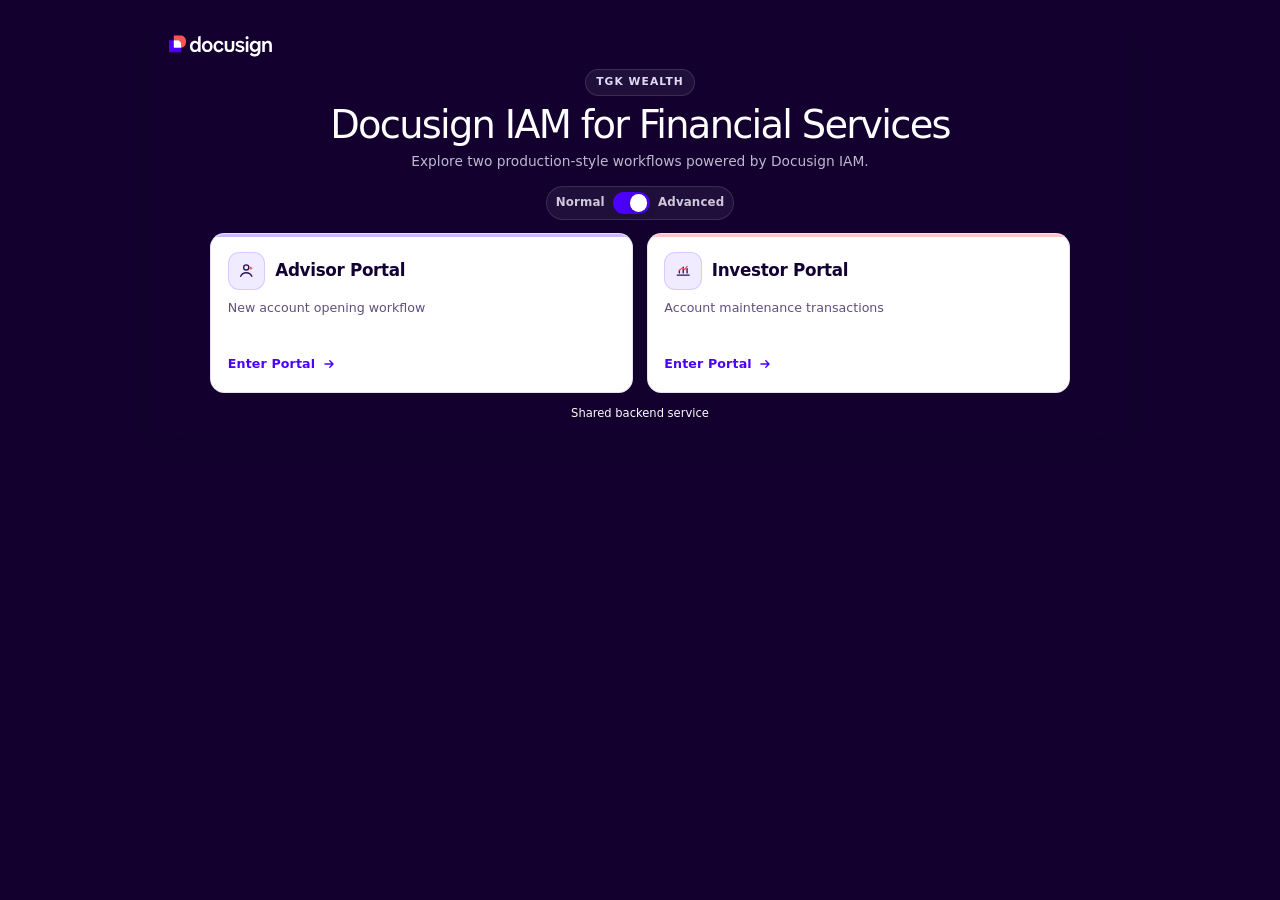
<file: index.html>
<!DOCTYPE html>
<html lang="en">
<head>
  <meta charset="UTF-8">
  <meta name="viewport" content="width=device-width, initial-scale=1.0">
  <title>TGK Wealth Portal Launcher</title>
  <meta name="description" content="Financial services demo launcher for Advisor and Investor IAM workflows.">
  <meta name="theme-color" content="#18003d">
  <link rel="icon" href="shared/favicon.ico" sizes="any">
  <link rel="stylesheet" href="shared/styles/tgk.css">
  <script defer src="config.js"></script>
  <script defer src="shared/js/tgk-launcher.js"></script>
</head>
<body class="tgk-launcher-body">
  <main class="page-shell">
    <div class="experience-frame">
      <section class="hero">
        <div class="hero-inner">
          <div class="brand-pill" aria-hidden="true">
            <img class="brand-logo" src="shared/docusign-logo-white.svg" alt="">
          </div>

          <div class="hero-copy-block">
            <div class="hero-kicker">TGK Wealth</div>
            <h1>Docusign IAM for Financial Services</h1>
            <p>
              Explore two production-style workflows powered by Docusign IAM.
            </p>
          </div>
        </div>
      </section>

      <section class="mode-panel" aria-label="Experience mode">
        <label class="mode-toggle" for="global-advanced-toggle">
          <span class="mode-chip">Normal</span>
          <input id="global-advanced-toggle" type="checkbox" role="switch" aria-label="Enable advanced mode">
          <span class="toggle-track" aria-hidden="true">
            <span class="toggle-thumb"></span>
          </span>
          <span class="mode-chip">Advanced</span>
        </label>
      </section>

      <section class="launcher-panel" aria-label="Portal selection">
        <a id="advisor-tile-link" class="portal-tile" href="advisor/?mode=advanced" aria-labelledby="advisor-title advisor-focus">
          <div class="portal-head">
            <div class="portal-icon" aria-hidden="true">
              <svg viewBox="0 0 24 24" fill="none">
                <circle cx="12" cy="7.5" r="3" stroke="currentColor" stroke-width="1.6"/>
                <path d="M5.5 18c1.2-2.8 3.2-4.2 6.5-4.2s5.3 1.4 6.5 4.2" stroke="currentColor" stroke-width="1.6" stroke-linecap="round"/>
                <path d="M16.2 8.4h2.3M17.3 7.2v2.3" stroke="#ff5252" stroke-width="1.5" stroke-linecap="round"/>
              </svg>
            </div>
            <h2 id="advisor-title">Advisor Portal</h2>
          </div>
          <p id="advisor-focus" class="portal-focus">New account opening workflow</p>
          <span class="tile-cta">
            Enter Portal
            <svg viewBox="0 0 20 20" fill="none" aria-hidden="true">
              <path d="M5 10h10M11 6l4 4-4 4" stroke="currentColor" stroke-width="1.8" stroke-linecap="round" stroke-linejoin="round"/>
            </svg>
          </span>
        </a>

        <a id="investor-tile-link" class="portal-tile" href="investor/?mode=advanced" aria-labelledby="investor-title investor-focus">
          <div class="portal-head">
            <div class="portal-icon" aria-hidden="true">
              <svg viewBox="0 0 24 24" fill="none">
                <path d="M5 16.5h14" stroke="currentColor" stroke-width="1.6" stroke-linecap="round"/>
                <path d="M7.5 14v-3.2M12 14V7.2M16.5 14v-5" stroke="currentColor" stroke-width="1.6" stroke-linecap="round"/>
                <path d="m7.5 10.8 3.5-2.6 2.8 1.8 2.7-3.7" stroke="#ff5252" stroke-width="1.6" stroke-linecap="round" stroke-linejoin="round"/>
              </svg>
            </div>
            <h2 id="investor-title">Investor Portal</h2>
          </div>
          <p id="investor-focus" class="portal-focus">Account maintenance transactions</p>
          <span class="tile-cta">
            Enter Portal
            <svg viewBox="0 0 20 20" fill="none" aria-hidden="true">
              <path d="M5 10h10M11 6l4 4-4 4" stroke="currentColor" stroke-width="1.8" stroke-linecap="round" stroke-linejoin="round"/>
            </svg>
          </span>
        </a>
      </section>

      <section class="footer-meta">
        <div class="footer-note"><a id="backend-service-link" href="#">Shared backend service</a></div>
      </section>
    </div>
  </main>
</body>
</html>
</file>
<file: shared/styles/tgk.css>
/*
STYLING GUIDE

This frontend is not Tailwind.

Single stylesheet source of truth:
- frontend/shared/styles/tgk.css (this file)

Rules:
- Keep all shared and page styles in this file.
- Keep launcher-only body styles scoped to `.tgk-launcher-body`.
- For custom UI behavior, add semantic `tgk-*` classes.
- Prefer extending existing `tgk-*` patterns over introducing utility-style classes.
*/

@font-face {
  font-family: 'DSIndigo';
  src: url('https://docucdn-a.akamaihd.net/olive/fonts/3.1.0/DSIndigo-Regular.woff2') format('woff2');
  font-style: normal;
  font-weight: 400;
  font-display: swap
}

@font-face {
  font-family: 'DSIndigo';
  src: url('https://docucdn-a.akamaihd.net/olive/fonts/3.1.0/DSIndigo-Medium.woff2') format('woff2');
  font-style: normal;
  font-weight: 500;
  font-display: swap
}

@font-face {
  font-family: 'DSIndigo';
  src: url('https://docucdn-a.akamaihd.net/olive/fonts/3.1.0/DSIndigo-Semibold.woff2') format('woff2');
  font-style: normal;
  font-weight: 600;
  font-display: swap
}

:root {
  --tgk-font-sans: 'DSIndigo','Helvetica Neue',Arial,sans-serif;
  --tgk-cobalt: #4c00ff;
  --tgk-inkwell: #130032;
  --tgk-inkwell-soft: #251049;
  --tgk-cobalt-soft: #d8d2ff;
  --tgk-cobalt-bright: #8f72ff;
  --tgk-poppy: #ff5252;
  --tgk-salmon: #ff7269;
  --tgk-white: #ffffff
}

:root {
  --tgk-color-black: #000;
  --tgk-color-white: #fff;
  --tgk-color-red-50: #fef2f2;
  --tgk-color-red-100: #fee2e2;
  --tgk-color-red-200: #fecaca;
  --tgk-color-red-500: #ef4444;
  --tgk-color-red-600: #dc2626;
  --tgk-color-red-700: #b91c1c;
  --tgk-color-amber-100: #fef3c7;
  --tgk-color-amber-500: #f59e0b;
  --tgk-color-amber-700: #b45309;
  --tgk-color-yellow-100: #fef3c7;
  --tgk-color-yellow-400: #facc15;
  --tgk-color-yellow-700: #a16207;
  --tgk-color-green-100: #dcfce7;
  --tgk-color-green-400: #4ade80;
  --tgk-color-green-500: #22c55e;
  --tgk-color-green-700: #15803d;
  --tgk-color-emerald-50: #ecfdf5;
  --tgk-color-emerald-100: #d1fae5;
  --tgk-color-emerald-500: #10b981;
  --tgk-color-sky-100: #e0f2fe;
  --tgk-color-sky-700: #0369a1;
  --tgk-color-blue-50: #eff6ff;
  --tgk-color-blue-100: #dbeafe;
  --tgk-color-blue-200: #bfdbfe;
  --tgk-color-blue-300: #93c5fd;
  --tgk-color-blue-500: #3b82f6;
  --tgk-color-blue-700: #1d4ed8;
  --tgk-color-indigo-100: #e0e7ff;
  --tgk-color-indigo-700: #4338ca;
  --tgk-color-purple-100: #f3e8ff;
  --tgk-color-purple-700: #7e22ce;
  --tgk-color-slate-50: #f8fafc;
  --tgk-color-slate-100: #f1f5f9;
  --tgk-color-slate-500: #64748b;
  --tgk-color-slate-600: #475569;
  --tgk-color-gray-50: #f9fafb;
  --tgk-color-gray-100: #f3f4f6;
  --tgk-color-gray-200: #e5e7eb;
  --tgk-color-gray-300: #d1d5db;
  --tgk-color-gray-400: #9ca3af;
  --tgk-color-gray-500: #6b7280;
  --tgk-color-gray-600: #4b5563;
  --tgk-color-gray-700: #374151;
  --color-brand: #3b5bdb;
  --color-brand-light: #5c7cfa;
  --color-navy: #1a1a2e;
  --color-navy-light: #2d2d52
}

*,*::before,*::after {
  box-sizing: border-box
}

html {
  line-height: 1.5;
  -webkit-text-size-adjust: 100%;
  tab-size: 4;
  font-family: ui-sans-serif,system-ui,-apple-system,BlinkMacSystemFont,"Segoe UI",sans-serif;
  -webkit-tap-highlight-color: transparent
}

body,h1,h2,h3,h4,h5,h6,p,figure,blockquote,dl,dd {
  margin: 0
}

ul,ol {
  margin: 0;
  padding: 0;
  list-style: none
}

button,input,select,textarea {
  font: inherit;
  color: inherit;
  letter-spacing: inherit;
  border: 0 solid transparent;
  margin: 0;
  padding: 0;
  border-radius: 0
}

button {
  cursor: pointer
}

button,select,input,textarea {
  background: transparent
}

textarea {
  resize: vertical
}

::placeholder {
  color: currentColor;
  opacity: 1
}

a {
  color: inherit;
  text-decoration: inherit
}

img,svg,video,canvas,audio,iframe {
  display: block;
  max-width: 100%
}

table {
  border-collapse: collapse;
  border-color: inherit
}

[hidden]:where(:not([hidden="until-found"])) {
  display: none !important
}

:root {
  --tgk-surface: #ffffff;
  --tgk-surface-soft: #f8fafc;
  --tgk-border: rgba(15,23,42,0.08);
  --tgk-border-strong: rgba(15,23,42,0.14);
  --tgk-text: #0f172a;
  --tgk-text-muted: #64748b;
  --tgk-shadow: 0 18px 46px rgba(15,23,42,0.08);
  --tgk-shadow-soft: 0 10px 24px rgba(15,23,42,0.05);
  --tgk-page-bg: #f4f5f7
}

.tgk-portal-body {
  margin: 0;
  font-family: var(--tgk-font-sans,-apple-system,BlinkMacSystemFont,'Segoe UI',Roboto,sans-serif);
  font-size: 13px;
  background-color: var(--tgk-page-bg);
  background-image: radial-gradient(circle at top right,color-mix(in oklab,var(--color-brand,#3b5bdb) 10%,transparent),transparent 32%),radial-gradient(circle at top left,rgba(255,255,255,0.82),transparent 26%),linear-gradient( 180deg,color-mix(in oklab,var(--tgk-page-bg) 82%,#ffffff),var(--tgk-page-bg) 58%,color-mix(in oklab,var(--tgk-page-bg) 90%,#eef2f7) )
}

.tgk-portal-body[data-portal='advisor'] {
  --tgk-page-bg: #f4f5f7
}

.tgk-portal-body[data-portal='investor'] {
  --tgk-page-bg: #f5f7fb
}

.tgk-main {
  flex: 1 1 auto;
  min-width: 0;
  min-height: 0;
  overflow: auto
}

.tgk-main--clipped {
  overflow: hidden
}

.tgk-agreements-dashboard {
  display: flex;
  flex-direction: column;
  flex: 1 1 auto;
  gap: 10px;
  min-height: 0;
  overflow: hidden
}

.tgk-agreements-kpis {
  display: grid;
  grid-template-columns: repeat(4,minmax(0,1fr));
  gap: 10px
}

.tgk-agreements-kpi-card,.tgk-agreements-panel {
  border: 1px solid rgba(148,163,184,0.18);
  border-radius: 18px;
  background: linear-gradient(180deg,rgba(255,255,255,0.98),rgba(248,250,252,0.94));
  box-shadow: var(--tgk-shadow-soft)
}

.tgk-agreements-kpi-card {
  min-height: 92px;
  padding: 13px 15px
}

.tgk-agreements-kpi-value {
  font-size: 30px;
  line-height: 1;
  font-weight: 700;
  letter-spacing: -0.03em;
  color: #16213b
}

.tgk-agreements-kpi-label {
  margin-top: 4px;
  font-size: 13px;
  line-height: 1.2;
  font-weight: 500;
  color: #61738e
}

.tgk-agreements-kpi-meta {
  margin-top: 4px;
  font-size: 11px;
  line-height: 1.2;
  font-weight: 600;
  color: #16a34a
}

.tgk-agreements-content {
  display: grid;
  grid-template-columns: minmax(0,1fr) minmax(0,1fr);
  gap: 10px;
  flex: 1 1 auto;
  min-height: 0
}

.tgk-agreements-side-stack {
  display: grid;
  grid-template-rows: auto minmax(0,1fr);
  gap: 10px;
  min-height: 0
}

.tgk-agreements-panel {
  display: flex;
  flex-direction: column;
  min-height: 0;
  padding: 12px 14px 14px
}

.tgk-agreements-panel--types {
  padding: 14px 16px 16px;
  max-height: 280px;
  overflow-y: auto
}

.tgk-agreements-panel--volume {
  max-height: 280px;
  overflow: hidden
}

.tgk-agreements-panel-title {
  font-size: 14px;
  line-height: 1.2;
  font-weight: 700;
  letter-spacing: -0.02em;
  color: #1b2740
}

.tgk-agreements-chart-surface {
  display: flex;
  flex: 1 1 auto;
  margin-top: 8px;
  min-height: 136px;
  border-radius: 10px;
  background: linear-gradient(90deg,#edf3ff 0%,#f2f0ff 100%);
  padding: 8px 10px
}

.tgk-agreements-chart-frame {
  position: relative;
  display: flex;
  flex: 1 1 auto;
  min-height: 114px;
  align-items: flex-end
}

.tgk-agreements-bar-chart {
  position: relative;
  display: grid;
  grid-template-columns: repeat(12,minmax(0,1fr));
  align-self: stretch;
  align-items: end;
  gap: 5px;
  width: 100%;
  height: 100%
}

.tgk-agreements-bar {
  border-radius: 5px 5px 0 0
}

.tgk-agreements-donut-shell {
  display: flex;
  flex: 1 1 auto;
  flex-direction: column;
  align-items: center;
  justify-content: flex-start;
  gap: 8px;
  padding-top: 6px
}

.tgk-agreements-panel--types .tgk-agreements-donut-shell {
  justify-content: center;
  gap: 0;
  padding-top: 0
}

.tgk-agreements-donut {
  position: relative;
  display: flex;
  height: 124px;
  width: 124px;
  align-items: center;
  justify-content: center;
  border-radius: 999px
}

.tgk-agreements-panel--types .tgk-agreements-donut {
  height: 132px;
  width: 132px
}

.tgk-agreements-donut-center {
  display: flex;
  height: 80px;
  width: 80px;
  flex-direction: column;
  align-items: center;
  justify-content: center;
  border-radius: 999px;
  background: #fff
}

.tgk-agreements-panel--types .tgk-agreements-donut-center {
  height: 84px;
  width: 84px
}

.tgk-agreements-donut-total {
  font-size: 24px;
  line-height: 1;
  font-weight: 700;
  letter-spacing: -0.03em;
  color: #16213b
}

.tgk-agreements-donut-label {
  margin-top: 3px;
  font-size: 10px;
  color: #94a3b8
}

.tgk-agreements-legend {
  display: flex;
  flex-wrap: wrap;
  align-items: center;
  justify-content: center;
  gap: 10px;
  margin-top: 0
}

.tgk-agreements-panel--types .tgk-agreements-legend {
  margin-top: 10px
}

.tgk-agreements-legend-item {
  display: flex;
  align-items: center;
  gap: 5px;
  font-size: 11px;
  color: #61738e
}

.tgk-agreements-legend-dot {
  height: 9px;
  width: 9px;
  border-radius: 999px;
  flex-shrink: 0
}

.tgk-agreements-list-panel {
  display: flex;
  flex: 1 1 auto;
  flex-direction: column;
  min-height: 0
}

.tgk-agreements-list-scroll {
  flex: 1 1 auto;
  min-height: 0;
  overflow-y: auto;
  padding-right: 4px
}

.tgk-iam-product-panel {
  width: 100%;
  max-width: 750px;
  border: 1px solid #dbe4ef;
  border-radius: 22px;
  background: #fff;
  box-shadow: 0 3px 12px rgba(15,23,42,0.06);
  padding: 16px 18px
}

.tgk-iam-product-panel--placeholder {
  max-width: 920px
}

.tgk-iam-product-panel__header {
  display: flex;
  align-items: center;
  justify-content: space-between;
  flex-wrap: wrap;
  gap: 16px;
  margin-bottom: 16px
}

.tgk-iam-product-panel__header:last-child {
  margin-bottom: 0
}

.tgk-iam-product-panel__headline {
  display: flex;
  align-items: center;
  gap: 12px;
  min-width: 0
}

.tgk-iam-product-panel__title {
  color: var(--tgk-text);
  font-size: 15px;
  font-weight: 600;
  line-height: 1.35
}

.tgk-iam-product-panel__status {
  color: #059669;
  font-size: 11px;
  font-weight: 700;
  letter-spacing: 0.08em;
  text-transform: uppercase
}

.tgk-iam-product-panel__source {
  color: #94a3b8;
  font-size: 11px;
  letter-spacing: 0.06em;
  white-space: nowrap
}

.tgk-iam-product-panel__copy {
  color: var(--tgk-text-muted);
  font-size: 13px;
  line-height: 1.65;
  max-width: 720px
}

.tgk-iam-product-form {
  display: flex;
  flex-direction: column;
  gap: 14px
}

.tgk-iam-product-list {
  display: flex;
  flex-direction: column;
  gap: 8px
}

.tgk-iam-live-dot {
  width: 7px;
  height: 7px;
  border-radius: 999px;
  background: #10b981;
  box-shadow: 0 0 6px rgba(16,185,129,0.5);
  animation: tgk-live-blink 2s ease-in-out infinite
}

@keyframes tgk-live-blink {
  0%,100% {
    opacity: 1
  }

  50% {
    opacity: 0.4
  }

}

.tgk-iam-product-row {
  display: flex;
  align-items: center;
  justify-content: space-between;
  gap: 12px;
  border: 1px solid #e8ecf2;
  border-radius: 14px;
  padding: 14px 16px;
  background: #fff;
  transition: border-color 0.15s,box-shadow 0.15s
}

.tgk-iam-product-row:hover {
  border-color: #cbd5e1;
  box-shadow: 0 2px 8px rgba(15,23,42,0.06)
}

.tgk-iam-product-row__main {
  display: flex;
  align-items: flex-start;
  gap: 12px;
  min-width: 0;
  flex: 1 1 auto
}

.tgk-iam-product-row__content {
  min-width: 0;
  flex: 1 1 auto
}

.tgk-iam-product-row__heading {
  display: flex;
  align-items: center;
  gap: 8px;
  flex-wrap: wrap
}

.tgk-iam-product-row__title {
  color: var(--tgk-text);
  font-size: 13px;
  font-weight: 600;
  line-height: 1.4
}

.tgk-iam-product-row__copy {
  margin-top: 4px;
  color: var(--tgk-text-muted);
  font-size: 12px;
  line-height: 1.65
}

.tgk-iam-product-row__meta {
  display: inline-flex;
  align-items: center;
  gap: 6px;
  margin-top: 8px;
  color: #94a3b8;
  font-size: 11px
}

.tgk-iam-product-row--critical {
  border-color: #fecaca;
  background: linear-gradient(135deg,#fff 0%,#fef2f2 100%)
}

.tgk-iam-product-row--critical:hover {
  border-color: #fca5a5
}

.tgk-iam-product-row--high {
  border-color: #fed7aa;
  background: linear-gradient(135deg,#fff 0%,#fff7ed 100%)
}

.tgk-iam-product-row--high:hover {
  border-color: #fdba74
}

.tgk-iam-severity-icon {
  width: 32px;
  height: 32px;
  border-radius: 10px;
  display: flex;
  align-items: center;
  justify-content: center;
  flex-shrink: 0
}

.tgk-iam-severity-icon--critical {
  background: #fef2f2;
  color: #dc2626
}

.tgk-iam-severity-icon--high {
  background: #fff7ed;
  color: #ea580c
}

.tgk-iam-severity-icon--medium {
  background: #fefce8;
  color: #ca8a04
}

.tgk-iam-severity-badge {
  display: inline-flex;
  align-items: center;
  border-radius: 999px;
  padding: 2px 7px;
  font-size: 9px;
  font-weight: 700;
  text-transform: uppercase;
  letter-spacing: 0.04em;
  white-space: nowrap;
  flex-shrink: 0
}

.tgk-iam-severity-badge--critical {
  background: #fee2e2;
  color: #b91c1c
}

.tgk-iam-severity-badge--high {
  background: #ffedd5;
  color: #c2410c
}

.tgk-iam-severity-badge--medium {
  background: #fef9c3;
  color: #a16207
}

.tgk-iam-severity-badge--low {
  background: #dbeafe;
  color: #1d4ed8
}

.tgk-iam-product-options {
  min-width: 0
}

.tgk-iam-product-options__title {
  margin-bottom: 12px;
  color: var(--tgk-text);
  font-size: 13px;
  font-weight: 600;
  line-height: 1.45
}

.tgk-iam-product-option-list {
  display: grid;
  gap: 8px
}

.tgk-iam-product-option {
  display: flex;
  align-items: center;
  gap: 10px;
  color: var(--tgk-text);
  font-size: 13px;
  font-weight: 600;
  line-height: 1.4
}

.tgk-iam-product-option input {
  width: 16px;
  height: 16px;
  accent-color: var(--color-brand,#3b5bdb);
  flex: 0 0 auto
}

.tgk-iam-product-actions {
  display: flex;
  justify-content: flex-start
}

.ticker-scroll,.tgk-stock-ticker__track {
  animation: tgk-scroll 240s linear infinite
}

.flash-green {
  background-color: rgba(22,163,74,0.15) !important;
  transition: background 0.3s
}

.flash-red {
  background-color: rgba(220,38,38,0.15) !important;
  transition: background 0.3s
}

[x-cloak] {
  display: none !important
}

@keyframes tgk-scroll {
  0% {
    transform: translateX(0)
  }

  100% {
    transform: translateX(-50%)
  }

}

@keyframes shrink {
  0% {
    width: 100%
  }

  100% {
    width: 0%
  }

}

@keyframes tgk-hero-shimmer {
  0% {
    transform: translateX(-100%)
  }

  100% {
    transform: translateX(200%)
  }

}

.tgk-hero-shimmer::after {
  content: '';
  position: absolute;
  inset: 0;
  background: linear-gradient(90deg,transparent,rgba(255,255,255,0.06),transparent);
  animation: tgk-hero-shimmer 6s ease-in-out infinite;
  pointer-events: none
}

.tgk-settings-shell {
  width: 100%;
  display: flex;
  flex-direction: column;
  gap: 18px;
  max-width: 1120px
}

.tgk-settings-grid {
  display: grid;
  grid-template-columns: repeat(2,minmax(0,1fr));
  gap: 18px;
  align-items: start
}

.tgk-settings-stack {
  display: flex;
  flex-direction: column;
  gap: 18px
}

.tgk-settings-card__eyebrow {
  font-size: 11px;
  font-weight: 700;
  letter-spacing: 0.18em;
  text-transform: uppercase;
  color: var(--tgk-text-muted)
}

.tgk-settings-card {
  background: var(--tgk-surface);
  border: 1px solid var(--tgk-border);
  border-radius: 26px;
  box-shadow: var(--tgk-shadow-soft);
  overflow: hidden
}

.tgk-settings-card--sticky {
  position: sticky;
  top: 20px
}

.tgk-settings-card__header {
  padding: 22px 22px 0
}

.tgk-settings-card__header--split {
  display: flex;
  align-items: flex-start;
  justify-content: space-between;
  gap: 16px
}

.tgk-settings-card__body {
  display: flex;
  flex-direction: column;
  gap: 12px;
  padding: 18px 22px 22px
}

.tgk-settings-card__body--compact {
  gap: 10px;
  padding-top: 14px;
  padding-bottom: 18px
}

.tgk-settings-chip {
  display: inline-flex;
  align-items: center;
  justify-content: center;
  flex: 0 0 auto;
  border-radius: 999px;
  padding: 8px 12px;
  background: #ecfdf3;
  color: #0f9f63;
  font-size: 12px;
  font-weight: 700;
  line-height: 1
}

.tgk-settings-toggle-row,.tgk-field-card,.tgk-banner {
  border: 1px solid rgba(148,163,184,0.18);
  border-radius: 20px;
  background: linear-gradient(180deg,#fff,#f8fafc)
}

.tgk-settings-toggle-row {
  display: flex;
  align-items: center;
  justify-content: space-between;
  gap: 18px;
  padding: 16px 18px;
  cursor: pointer
}

.tgk-settings-toggle-copy {
  min-width: 0
}

.tgk-settings-consent-row {
  display: flex;
  align-items: center;
  justify-content: space-between;
  gap: 12px;
  margin-top: 16px
}

.tgk-settings-consent-row--separated {
  margin-top: 0;
  padding-top: 12px;
  border-top: 1px solid rgba(148,163,184,0.12)
}

.tgk-settings-consent-copy {
  min-width: 0
}

.tgk-settings-consent-copy .tgk-help-text {
  margin-top: 0
}

.tgk-settings-consent-meta {
  margin-top: 2px;
  color: var(--tgk-text-muted);
  font-size: 11px;
  line-height: 1.45
}

.tgk-settings-info-list {
  display: flex;
  flex-direction: column
}

.tgk-settings-info-row {
  display: flex;
  align-items: flex-start;
  justify-content: space-between;
  gap: 16px;
  padding: 12px 0;
  border-top: 1px solid rgba(148,163,184,0.12)
}

.tgk-settings-info-row:first-child {
  padding-top: 0;
  border-top: 0
}

.tgk-settings-info-row:last-child {
  padding-bottom: 0
}

.tgk-settings-info-label {
  color: #64748b;
  font-size: 12px;
  font-weight: 600
}

.tgk-settings-info-value {
  min-width: 0;
  color: var(--tgk-text);
  font-size: 12px;
  font-weight: 600;
  text-align: right;
  overflow-wrap: anywhere
}

.tgk-settings-toggle-list {
  display: flex;
  flex-direction: column;
  gap: 12px;
  margin-top: 12px
}

.tgk-settings-toggle-list--flush {
  margin-top: 0
}

.tgk-settings-toggle-title {
  color: var(--tgk-text);
  font-size: 14px;
  font-weight: 600
}

.tgk-settings-toggle-text {
  margin-top: 4px;
  color: var(--tgk-text-muted);
  font-size: 12px;
  line-height: 1.6
}

.tgk-settings-branding-grid {
  display: grid;
  grid-template-columns: minmax(180px,0.78fr) minmax(0,1.22fr);
  gap: 12px
}

.tgk-settings-profile-count {
  flex: 0 0 auto;
  border-radius: 999px;
  background: #eef2ff;
  color: #4f46e5;
  padding: 8px 12px;
  font-size: 12px;
  font-weight: 700;
  line-height: 1
}

.tgk-settings-profile-list {
  display: flex;
  flex-direction: column;
  gap: 12px
}

.tgk-settings-profile-list--compact {
  gap: 10px
}

.tgk-settings-profile-card {
  display: flex;
  flex-direction: column;
  gap: 14px;
  border: 1px solid rgba(148,163,184,0.2);
  border-radius: 20px;
  background: linear-gradient(180deg,#fff,#f8fafc);
  padding: 16px
}

.tgk-settings-profile-card--current {
  border-color: color-mix(in oklab,var(--color-brand,#4c6ef5) 28%,#cbd5e1);
  box-shadow: 0 0 0 1px color-mix(in oklab,var(--color-brand,#4c6ef5) 12%,transparent)
}

.tgk-settings-profile-card--compact {
  flex-direction: row;
  align-items: center;
  justify-content: space-between;
  gap: 12px;
  padding: 12px 14px;
  cursor: pointer;
  transition: border-color 0.2s ease,background-color 0.2s ease,box-shadow 0.2s ease
}

.tgk-settings-profile-card--compact:hover {
  border-color: rgba(100,116,139,0.3);
  background: linear-gradient(180deg,#ffffff,#f4f8fc)
}

.tgk-settings-profile-card--compact:focus-visible {
  outline: none;
  border-color: color-mix(in oklab,var(--color-brand,#4c6ef5) 32%,#cbd5e1);
  box-shadow: 0 0 0 4px color-mix(in oklab,var(--color-brand,#4c6ef5) 12%,transparent)
}

.tgk-settings-profile-header {
  display: flex;
  align-items: flex-start;
  justify-content: space-between;
  gap: 12px
}

.tgk-settings-profile-copy {
  min-width: 0;
  flex: 1 1 auto
}

.tgk-settings-profile-main {
  display: flex;
  align-items: center;
  gap: 12px;
  min-width: 0;
  flex: 1 1 auto
}

.tgk-settings-profile-mark {
  display: inline-flex;
  width: 46px;
  height: 46px;
  align-items: center;
  justify-content: center;
  flex: 0 0 auto;
  border-radius: 14px;
  background: linear-gradient( 155deg,var(--tgk-profile-preview-light,#7c91ff),var(--tgk-profile-preview-color,#3b5bdb) );
  box-shadow: inset 0 1px 0 rgba(255,255,255,0.16),0 10px 20px rgba(15,23,42,0.12);
  color: #fff;
  font-size: 18px;
  font-weight: 800;
  letter-spacing: -0.04em;
  line-height: 1
}

.tgk-settings-profile-name {
  color: var(--tgk-text);
  font-size: 15px;
  font-weight: 700;
  line-height: 1.35;
  white-space: nowrap;
  overflow: hidden;
  text-overflow: ellipsis
}

.tgk-settings-profile-meta {
  margin-top: 6px;
  color: var(--tgk-text-muted);
  font-size: 13px;
  line-height: 1.6
}

.tgk-settings-profile-actions {
  display: inline-flex;
  align-items: center;
  gap: 8px;
  flex: 0 0 auto
}

.tgk-settings-profile-footer {
  display: flex;
  align-items: center;
  justify-content: space-between;
  gap: 10px
}

.tgk-settings-profile-delete {
  display: inline-flex;
  width: 28px;
  height: 28px;
  align-items: center;
  justify-content: center;
  flex: 0 0 auto;
  border: 0;
  border-radius: 999px;
  background: transparent;
  color: #94a3b8;
  font-size: 20px;
  line-height: 1;
  cursor: pointer;
  transition: background-color 0.2s ease,color 0.2s ease
}

.tgk-settings-profile-delete:hover {
  background: #fef2f2;
  color: #b91c1c
}

.tgk-settings-profile-empty {
  border: 1px dashed rgba(148,163,184,0.32);
  border-radius: 20px;
  background: linear-gradient(180deg,#fff,#f8fafc);
  padding: 24px 20px;
  text-align: center
}

.tgk-settings-profile-empty__title {
  color: var(--tgk-text);
  font-size: 15px;
  font-weight: 600
}

.tgk-settings-profile-empty__text {
  margin: 8px auto 0;
  max-width: 320px;
  color: var(--tgk-text-muted);
  font-size: 13px;
  line-height: 1.6
}

.tgk-switch {
  position: relative;
  display: inline-flex;
  width: 40px;
  height: 20px;
  flex: 0 0 auto
}

.tgk-switch__input {
  position: absolute;
  inset: 0;
  margin: 0;
  opacity: 0;
  cursor: pointer
}

.tgk-switch__track {
  width: 100%;
  height: 100%;
  border-radius: 999px;
  background: #e5e7eb;
  transition: background-color 0.2s ease,box-shadow 0.2s ease
}

.tgk-switch__thumb {
  position: absolute;
  top: 2px;
  left: 2px;
  width: 16px;
  height: 16px;
  border-radius: 999px;
  background: #fff;
  box-shadow: 0 1px 3px rgba(15,23,42,0.18),0 1px 2px rgba(15,23,42,0.12);
  transition: transform 0.2s ease;
  pointer-events: none
}

.tgk-switch__input:checked + .tgk-switch__track {
  background: var(--color-brand,#3b5bdb)
}

.tgk-switch__input:checked ~ .tgk-switch__thumb {
  transform: translateX(20px)
}

.tgk-switch__input:focus-visible + .tgk-switch__track {
  box-shadow: 0 0 0 4px color-mix(in oklab,var(--color-brand,#4c6ef5) 14%,transparent)
}

.tgk-settings-field-grid {
  display: grid;
  grid-template-columns: repeat(2,minmax(0,1fr));
  gap: 14px
}

.tgk-field-card {
  padding: 16px
}

.tgk-field-card--compact {
  padding: 14px
}

.tgk-field-label {
  display: block;
  margin-bottom: 8px;
  font-size: 11px;
  font-weight: 700;
  letter-spacing: 0.12em;
  text-transform: uppercase;
  color: #475569
}

.tgk-form-input {
  width: 100%;
  padding: 11px 14px;
  border: 1px solid rgba(148,163,184,0.3);
  border-radius: 12px;
  background: #fff;
  color: var(--tgk-text);
  font-size: 13px;
  box-sizing: border-box;
  transition: border-color 0.2s ease,box-shadow 0.2s ease
}

.tgk-form-input::placeholder {
  color: #98a2b3
}

.tgk-form-input:focus {
  outline: none;
  border-color: color-mix(in oklab,var(--color-brand,#4c6ef5) 55%,white);
  box-shadow: 0 0 0 4px color-mix(in oklab,var(--color-brand,#4c6ef5) 14%,transparent)
}

.tgk-form-input--mono {
  font-family: ui-monospace,SFMono-Regular,Menlo,Monaco,Consolas,"Liberation Mono","Courier New",monospace
}

.tgk-form-input--compact {
  font-size: 12px;
  padding-block: 9px;
  border-radius: 11px
}

.tgk-form-select {
  appearance: none
}

.tgk-surface-panel {
  background: linear-gradient(180deg,rgba(255,255,255,0.98),rgba(248,250,252,0.94));
  border: 1px solid rgba(148,163,184,0.16);
  border-radius: 24px;
  box-shadow: var(--tgk-shadow-soft)
}

.tgk-surface-panel--lg {
  padding: 20px
}

.tgk-surface-panel--md {
  padding: 18px
}

.u-row {
  display: flex;
  align-items: center
}

.u-row-start {
  display: flex;
  align-items: flex-start
}

.u-col {
  display: flex;
  flex-direction: column
}

.u-wrap {
  flex-wrap: wrap
}

.u-between {
  justify-content: space-between
}

.u-grow {
  flex: 1 1 auto
}

.u-min-0 {
  min-width: 0;
  min-height: 0
}

.u-scroll-y {
  overflow-y: auto
}

.u-text-right {
  text-align: right
}

.u-gap-1 {
  gap: 4px
}

.u-gap-2 {
  gap: 8px
}

.u-gap-3 {
  gap: 12px
}

.u-gap-4 {
  gap: 16px
}

.tgk-pill {
  display: inline-flex;
  align-items: center;
  gap: 8px;
  border-radius: 999px;
  border: 1px solid rgba(148,163,184,0.18);
  padding: 6px 12px;
  background: #fff;
  color: var(--tgk-text-muted);
  font-size: 11px;
  line-height: 1
}

.tgk-pill__dot {
  width: 8px;
  height: 8px;
  border-radius: 999px;
  background: currentColor
}

.tgk-pill__dot--muted {
  width: 4px;
  height: 4px;
  background: #cbd5e1
}

.tgk-pill--brand {
  border-color: rgba(14,165,233,0.14);
  background: linear-gradient(180deg,#ffffff,#f7fbff);
  color: #0369a1;
  font-weight: 700;
  letter-spacing: 0.16em;
  text-transform: uppercase
}

.tgk-pill--muted {
  gap: 10px
}

.tgk-pill--eyebrow {
  font-weight: 700;
  letter-spacing: 0.16em;
  text-transform: uppercase
}

.tgk-pill__label {
  font-weight: 600;
  color: #475569
}

.tgk-page-title {
  margin-top: 0;
  color: var(--tgk-text);
  font-size: 21px;
  font-weight: 650;
  letter-spacing: -0.03em
}

.tgk-page-copy {
  margin-top: 2px;
  max-width: 720px;
  color: #52637a;
  font-size: 13px;
  line-height: 1.55
}

.tgk-portal-shell {
  display: flex;
  height: calc(100vh - 28px)
}

.tgk-portal-sidebar {
  display: flex;
  width: 220px;
  flex: 0 0 220px;
  flex-direction: column;
  border-right: 1px solid rgba(255,255,255,0.06);
  background: linear-gradient( 180deg,color-mix(in oklab,var(--color-navy,#1a1a2e) 88%,#08101d 12%),color-mix(in oklab,var(--color-navy-light,#2d3250) 84%,#09101d 16%) );
  color: #fff;
  transition: width 0.2s ease
}

.tgk-portal-sidebar--collapsed {
  width: 68px;
  flex-basis: 68px
}

.tgk-portal-brand {
  display: flex;
  align-items: center;
  gap: 12px;
  padding: 16px;
  cursor: pointer
}

.tgk-portal-brand__mark {
  display: inline-flex;
  width: 36px;
  height: 36px;
  align-items: center;
  justify-content: center;
  flex: 0 0 auto;
  border-radius: 12px;
  background: linear-gradient( 155deg,color-mix(in oklab,var(--color-brand,#3b5bdb) 84%,#ffffff),color-mix(in oklab,var(--color-brand,#3b5bdb) 72%,#14213d 28%) );
  box-shadow: inset 0 1px 0 rgba(255,255,255,0.16),0 8px 20px rgba(3,7,18,0.22);
  color: #fff;
  font-size: 14px;
  font-weight: 700
}

.tgk-portal-brand__copy {
  overflow: hidden
}

.tgk-portal-brand__title {
  color: #fff;
  font-size: 14px;
  font-weight: 700;
  line-height: 1.2
}

.tgk-portal-brand__meta {
  margin-top: 2px;
  color: #9ca3af;
  font-size: 10px;
  font-weight: 600;
  letter-spacing: 0.1em;
  text-transform: uppercase
}

.tgk-portal-nav {
  display: flex;
  flex: 1 1 auto;
  flex-direction: column;
  gap: 4px;
  padding: 0 8px;
  margin-top: 8px
}

.tgk-portal-nav__section {
  padding: 8px 12px 4px;
  color: #6b7280;
  font-size: 10px;
  font-weight: 600;
  letter-spacing: 0.18em;
  text-transform: uppercase
}

.tgk-portal-nav__divider {
  margin: 8px 12px;
  border-top: 1px solid rgba(255,255,255,0.1)
}

.tgk-portal-nav__item {
  display: flex;
  width: 100%;
  align-items: center;
  gap: 12px;
  padding: 10px 12px;
  border: 1px solid transparent;
  border-radius: 10px;
  color: #9ca3af;
  font-size: 14px;
  line-height: 1.2;
  text-align: left;
  transition: background-color 0.18s ease,border-color 0.18s ease,color 0.18s ease,transform 0.18s ease
}

.tgk-portal-nav__item:hover {
  background: rgba(255,255,255,0.055);
  border-color: rgba(255,255,255,0.05);
  color: #fff;
  transform: translateX(1px)
}

.tgk-portal-nav__item--active {
  background: linear-gradient( 180deg,color-mix(in oklab,var(--color-brand,#3b5bdb) 18%,rgba(255,255,255,0.05)),color-mix(in oklab,var(--color-brand,#3b5bdb) 10%,rgba(255,255,255,0.02)) );
  border-color: color-mix(in oklab,var(--color-brand,#3b5bdb) 30%,rgba(255,255,255,0.06));
  box-shadow: inset 0 1px 0 rgba(255,255,255,0.08);
  color: #eef5ff
}

.tgk-portal-nav__item--collapsed {
  justify-content: center
}

.tgk-portal-nav__icon {
  width: 16px;
  height: 16px;
  flex: 0 0 auto
}

.tgk-portal-nav__label {
  min-width: 0
}

.tgk-portal-nav__meta {
  display: inline-flex;
  align-items: center;
  gap: 8px
}

.tgk-portal-nav__badge {
  display: inline-flex;
  width: 16px;
  height: 16px;
  align-items: center;
  justify-content: center;
  border-radius: 999px;
  background: var(--color-brand,#3b5bdb);
  color: #fff;
  font-size: 10px;
  font-weight: 700;
  line-height: 1
}

.tgk-portal-switch {
  display: flex;
  align-items: center;
  gap: 8px;
  padding: 8px 12px;
  border-radius: 10px;
  color: #9ca3af;
  font-size: 12px;
  line-height: 1.2;
  transition: background-color 0.18s ease,color 0.18s ease
}

.tgk-portal-switch:hover {
  background: rgba(255,255,255,0.05);
  color: #fff
}

.tgk-portal-switch--collapsed {
  justify-content: center
}

.tgk-portal-note {
  padding: 0 16px 12px
}

.tgk-portal-note__text {
  color: #6b7280;
  font-size: 10px;
  letter-spacing: 0.08em;
  text-transform: uppercase
}

.tgk-portal-switch-wrap {
  padding: 0 12px 8px
}

.tgk-portal-user {
  display: flex;
  align-items: center;
  gap: 12px;
  padding: 12px;
  border-top: 1px solid rgba(255,255,255,0.1);
  background: rgba(255,255,255,0.05)
}

.tgk-portal-user__avatar {
  display: inline-flex;
  width: 32px;
  height: 32px;
  align-items: center;
  justify-content: center;
  flex: 0 0 auto;
  border-radius: 999px;
  color: #fff;
  font-size: 11px;
  font-weight: 700
}

.tgk-portal-user__copy {
  overflow: hidden
}

.tgk-portal-user__title {
  color: #fff;
  font-size: 14px;
  font-weight: 500;
  line-height: 1.2
}

.tgk-portal-user__meta {
  margin-top: 2px;
  color: #9ca3af;
  font-size: 10px;
  line-height: 1.4
}

.tgk-core-tabs {
  display: flex;
  gap: 20px;
  margin-bottom: 20px;
  border-bottom: 1px solid #e5e7eb
}

.tgk-core-tabs__item {
  display: inline-flex;
  align-items: center;
  gap: 6px;
  margin-bottom: -1px;
  padding-bottom: 10px;
  border-bottom: 2px solid transparent;
  color: #9ca3af;
  font-size: 14px;
  font-weight: 500;
  line-height: 1.2;
  transition: color 0.18s ease,border-color 0.18s ease
}

.tgk-core-tabs__item:hover {
  color: #4b5563
}

.tgk-core-tabs__item--active {
  color: var(--color-brand,#3b5bdb);
  border-bottom-color: var(--color-brand,#3b5bdb)
}

.tgk-core-tabs__icon {
  width: 16px;
  height: 16px;
  flex: 0 0 auto
}

.tgk-core-tabs__meta {
  display: inline-flex;
  align-items: center;
  gap: 6px
}

.tgk-core-tabs__badge {
  display: inline-flex;
  width: 16px;
  height: 16px;
  align-items: center;
  justify-content: center;
  border-radius: 999px;
  background: var(--color-brand,#3b5bdb);
  color: #fff;
  font-size: 10px;
  font-weight: 700;
  line-height: 1
}

.tgk-icon-button {
  display: inline-flex;
  width: 36px;
  height: 36px;
  align-items: center;
  justify-content: center;
  border: 1px solid #e5e7eb;
  border-radius: 999px;
  color: #6b7280;
  transition: border-color 0.18s ease,background-color 0.18s ease,color 0.18s ease
}

.tgk-icon-button:hover {
  border-color: #d1d5db;
  background: #f9fafb;
  color: var(--color-brand,#3b5bdb)
}

.tgk-page-shell {
  padding: 20px
}

.tgk-page-shell--scrollable {
  box-sizing: border-box;
  height: 100%;
  overflow-y: auto
}

.tgk-page-stack {
  display: flex;
  flex-direction: column;
  gap: 20px
}

.tgk-page-header {
  display: flex;
  align-items: center;
  justify-content: space-between;
  gap: 12px
}

.tgk-page-header__actions {
  display: flex;
  flex-wrap: nowrap;
  align-items: center;
  justify-content: flex-end;
  gap: 10px;
  min-width: 0;
  margin-left: auto
}

.tgk-page-header__actions > .tgk-button,.tgk-page-header__actions > [x-data] {
  flex: 0 0 auto
}

.tgk-search-field {
  position: relative;
  width: 224px;
  max-width: 100%;
  flex: 0 1 224px
}

.tgk-search-field--wide {
  width: 320px;
  flex-basis: 320px
}

.tgk-search-field__icon {
  position: absolute;
  top: 50%;
  left: 12px;
  width: 16px;
  height: 16px;
  transform: translateY(-50%);
  color: #94a3b8;
  pointer-events: none
}

.tgk-search-field__input {
  padding-left: 36px;
  border-color: rgba(148,163,184,0.22);
  background: rgba(255,255,255,0.82);
  box-shadow: inset 0 1px 0 rgba(255,255,255,0.86)
}

.tgk-search-field__input:focus {
  background: #fff;
  box-shadow: 0 0 0 4px color-mix(in oklab,var(--color-brand,#4c6ef5) 14%,transparent),0 8px 18px rgba(15,23,42,0.06)
}

.tgk-back-link {
  display: inline-flex;
  align-items: center;
  gap: 6px;
  border: 0;
  padding: 0;
  background: transparent;
  color: #64748b;
  font-size: 13px;
  font-weight: 600;
  cursor: pointer;
  transition: color 0.18s ease
}

.tgk-back-link:hover {
  color: var(--color-brand,#3b5bdb)
}

.tgk-detail-layout {
  display: flex;
  align-items: flex-start;
  gap: 20px
}

.tgk-detail-sidebar {
  width: 300px;
  flex: 0 0 300px;
  display: flex;
  flex-direction: column;
  gap: 16px
}

.tgk-detail-main {
  flex: 1 1 auto;
  min-width: 0;
  display: flex;
  flex-direction: column;
  gap: 18px
}

.tgk-profile-card {
  text-align: center
}

.tgk-profile-card__avatar {
  display: flex;
  width: 64px;
  height: 64px;
  margin: 0 auto 12px;
  align-items: center;
  justify-content: center;
  border-radius: 999px;
  color: #fff;
  font-size: 18px;
  font-weight: 700
}

.tgk-profile-card__name {
  color: var(--tgk-text);
  font-family: var(--font-serif,Georgia,serif);
  font-size: 24px;
  font-weight: 600;
  line-height: 1.2
}

.tgk-profile-card__meta {
  margin-top: 6px;
  color: var(--tgk-text-muted);
  font-size: 14px;
  line-height: 1.6
}

.tgk-contact-list {
  display: flex;
  flex-direction: column;
  gap: 10px;
  margin-top: 18px;
  text-align: left
}

.tgk-contact-row {
  display: flex;
  align-items: flex-start;
  gap: 10px;
  color: #64748b;
  font-size: 14px;
  line-height: 1.55
}

.tgk-contact-row__icon {
  width: 16px;
  height: 16px;
  flex: 0 0 auto;
  margin-top: 2px
}

.tgk-account-grid {
  display: grid;
  gap: 14px;
  grid-template-columns: repeat(2,minmax(0,1fr))
}

.tgk-account-card {
  border: 1px solid rgba(148,163,184,0.18);
  border-radius: 18px;
  background: linear-gradient(180deg,rgba(255,255,255,0.98),rgba(248,250,252,0.94));
  padding: 15px;
  transition: border-color 0.18s ease,box-shadow 0.18s ease,transform 0.18s ease
}

.tgk-account-card:hover {
  border-color: color-mix(in oklab,var(--color-brand,#3b5bdb) 24%,rgba(148,163,184,0.16));
  box-shadow: var(--tgk-shadow-soft);
  transform: translateY(-1px)
}

.tgk-account-card__header {
  display: flex;
  align-items: flex-start;
  justify-content: space-between;
  gap: 12px
}

.tgk-account-card__title {
  color: var(--tgk-text);
  font-size: 14px;
  font-weight: 600;
  line-height: 1.45
}

.tgk-account-card__meta {
  margin-top: 4px;
  color: #94a3b8;
  font-size: 11px;
  line-height: 1.5
}

.tgk-account-card__value {
  margin: 12px 0 14px;
  color: var(--tgk-text);
  font-family: var(--font-serif,Georgia,serif);
  font-size: 30px;
  font-weight: 600;
  line-height: 1.1
}

.tgk-allocation-bar {
  display: flex;
  height: 6px;
  overflow: hidden;
  border-radius: 999px;
  background: #e5e7eb
}

.tgk-allocation-bar__segment {
  height: 100%
}

.tgk-allocation-bar__segment--equity {
  background: var(--color-brand,#3b5bdb)
}

.tgk-allocation-bar__segment--fixed {
  background: #4ade80
}

.tgk-allocation-bar__segment--alt {
  background: #facc15
}

.tgk-allocation-bar__segment--cash {
  background: #cbd5e1
}

.tgk-allocation-legend {
  display: flex;
  flex-wrap: wrap;
  gap: 12px;
  margin-top: 12px;
  color: #64748b;
  font-size: 10px;
  line-height: 1.4
}

.tgk-allocation-legend__item {
  display: inline-flex;
  align-items: center;
  gap: 4px
}

.tgk-allocation-legend__dot {
  width: 6px;
  height: 6px;
  border-radius: 999px
}

.tgk-allocation-legend__dot--equity {
  background: var(--color-brand,#3b5bdb)
}

.tgk-allocation-legend__dot--fixed {
  background: #4ade80
}

.tgk-allocation-legend__dot--alt {
  background: #facc15
}

.tgk-allocation-legend__dot--cash {
  background: #cbd5e1
}

.tgk-record-list {
  display: flex;
  flex-direction: column;
  gap: 10px
}

.tgk-record-row {
  display: flex;
  align-items: center;
  justify-content: space-between;
  gap: 14px;
  padding: 14px;
  border: 1px solid rgba(148,163,184,0.16);
  border-radius: 18px;
  background: linear-gradient(180deg,rgba(255,255,255,0.98),rgba(248,250,252,0.94));
  transition: border-color 0.18s ease,background-color 0.18s ease,box-shadow 0.18s ease
}

.tgk-record-row:hover {
  border-color: rgba(148,163,184,0.24);
  background: linear-gradient(180deg,#ffffff,#f8fbff);
  box-shadow: 0 10px 18px rgba(15,23,42,0.05)
}

.tgk-record-row__main {
  display: flex;
  align-items: center;
  gap: 14px;
  min-width: 0;
  flex: 1 1 auto
}

.tgk-record-row__content {
  min-width: 0;
  flex: 1 1 auto
}

.tgk-record-row__title {
  overflow: hidden;
  text-overflow: ellipsis;
  white-space: nowrap;
  color: var(--tgk-text);
  font-size: 15px;
  font-weight: 600;
  line-height: 1.35
}

.tgk-record-row__meta {
  display: flex;
  flex-wrap: wrap;
  align-items: center;
  gap: 8px;
  margin-top: 6px;
  color: #64748b;
  font-size: 11px;
  line-height: 1.5
}

.tgk-record-row__id {
  max-width: 100%;
  overflow: hidden;
  text-overflow: ellipsis;
  white-space: nowrap;
  color: #94a3b8;
  font-family: ui-monospace,SFMono-Regular,Menlo,Monaco,Consolas,"Liberation Mono","Courier New",monospace
}

.tgk-record-row__meta-dot {
  width: 4px;
  height: 4px;
  border-radius: 999px;
  background: #cbd5e1
}

.tgk-record-row__actions {
  display: inline-flex;
  align-items: center;
  gap: 8px;
  flex: 0 0 auto
}

.tgk-status-badge {
  display: inline-flex;
  align-items: center;
  justify-content: center;
  flex: 0 0 auto;
  border-radius: 999px;
  padding: 4px 10px;
  font-size: 11px;
  font-weight: 600;
  line-height: 1.2;
  text-transform: capitalize;
  white-space: nowrap
}

.tgk-status-badge--success {
  background: #dcfce7;
  color: #15803d
}

.tgk-status-badge--info {
  background: #dbeafe;
  color: #1d4ed8
}

.tgk-status-badge--warning {
  background: #fef3c7;
  color: #b45309
}

.tgk-status-badge--neutral {
  background: #f1f5f9;
  color: #64748b
}

.tgk-status-badge--danger {
  background: #fee2e2;
  color: #b91c1c
}

.tgk-task-list {
  display: flex;
  flex-direction: column;
  gap: 10px
}

.tgk-task-card {
  display: flex;
  align-items: flex-start;
  gap: 12px;
  padding: 14px;
  border-radius: 16px;
  border: 1px solid color-mix(in oklab,var(--color-brand,#3b5bdb) 18%,transparent);
  background: color-mix(in oklab,var(--color-brand,#3b5bdb) 5%,white);
  transition: border-color 0.18s ease,background-color 0.18s ease,box-shadow 0.18s ease
}

.tgk-task-card--interactive {
  cursor: pointer
}

.tgk-task-card--interactive:hover,.tgk-task-card--interactive:focus-within {
  border-color: color-mix(in oklab,var(--color-brand,#3b5bdb) 34%,transparent);
  background: color-mix(in oklab,var(--color-brand,#3b5bdb) 8%,white);
  box-shadow: var(--tgk-shadow-soft)
}

.tgk-task-card__icon {
  display: inline-flex;
  width: 32px;
  height: 32px;
  align-items: center;
  justify-content: center;
  flex: 0 0 auto;
  margin-top: 2px;
  border-radius: 10px;
  background: color-mix(in oklab,var(--color-brand,#3b5bdb) 12%,white);
  color: var(--color-brand,#3b5bdb)
}

.tgk-task-card__body {
  min-width: 0;
  flex: 1 1 auto
}

.tgk-task-card__title {
  color: var(--tgk-text);
  font-size: 14px;
  font-weight: 600;
  line-height: 1.45
}

.tgk-task-card__copy {
  margin-top: 4px;
  color: var(--tgk-text-muted);
  font-size: 12px;
  line-height: 1.6
}

.tgk-task-card__dismiss {
  border: 0;
  padding: 0;
  background: transparent;
  color: #cbd5e1;
  cursor: pointer;
  transition: color 0.18s ease
}

.tgk-task-card__dismiss:hover {
  color: #22c55e
}

.tgk-hero-card {
  position: relative;
  overflow: hidden;
  padding: 28px;
  border-radius: 20px;
  background: linear-gradient(135deg,var(--color-navy,#1a1a2e),var(--color-navy-light,#2d3250));
  color: #fff
}

.tgk-hero-card__orb {
  position: absolute;
  top: -80px;
  right: -80px;
  width: 320px;
  height: 320px;
  border-radius: 999px;
  background: rgba(255,255,255,0.05)
}

.tgk-hero-card__eyebrow {
  color: rgba(226,232,240,0.86);
  font-size: 10px;
  font-weight: 700;
  letter-spacing: 0.12em;
  text-transform: uppercase
}

.tgk-hero-card__value {
  margin-top: 8px;
  font-family: var(--font-serif,Georgia,serif);
  font-size: 44px;
  font-weight: 600;
  line-height: 1.1
}

.tgk-hero-card__stats {
  display: flex;
  flex-wrap: wrap;
  gap: 28px;
  margin-top: 16px
}

.tgk-hero-card__label {
  color: rgba(148,163,184,0.94);
  font-size: 10px;
  font-weight: 700;
  letter-spacing: 0.12em;
  text-transform: uppercase
}

.tgk-hero-card__metric {
  margin-top: 6px;
  font-size: 18px;
  font-weight: 600;
  line-height: 1.3
}

.tgk-hero-card__metric--positive {
  color: #4ade80
}

.tgk-advisor-card {
  border-left: 4px solid var(--color-brand,#3b5bdb)
}

.tgk-advisor-card__eyebrow {
  color: #64748b;
  font-size: 10px;
  font-weight: 700;
  letter-spacing: 0.12em;
  text-transform: uppercase
}

.tgk-advisor-card__body {
  display: flex;
  align-items: center;
  gap: 16px;
  margin-top: 14px
}

.tgk-advisor-card__avatar {
  display: inline-flex;
  width: 48px;
  height: 48px;
  align-items: center;
  justify-content: center;
  flex: 0 0 auto;
  border-radius: 999px;
  background: var(--color-brand,#3b5bdb);
  color: #fff;
  font-weight: 700
}

.tgk-advisor-card__name {
  color: var(--tgk-text);
  font-size: 15px;
  font-weight: 600;
  line-height: 1.4
}

.tgk-advisor-card__meta {
  margin-top: 2px;
  color: var(--tgk-text-muted);
  font-size: 13px;
  line-height: 1.5
}

.tgk-modal-card--workflow {
  width: min(94vw,1260px);
  height: min(99vh,1120px);
  border-radius: 22px
}

.tgk-modal-body--workflow {
  flex: 1 1 auto;
  min-height: 0;
  padding: 0;
  background: #f8fafc
}

.tgk-modal-frame {
  width: 100%;
  height: 100%;
  border: 0;
  background: #fff
}

.tgk-workflow-state {
  width: 100%;
  max-width: 640px;
  border: 1px solid rgba(148,163,184,0.16);
  border-radius: 24px;
  background: #fff;
  padding: 18px;
  box-shadow: var(--tgk-shadow-soft)
}

.tgk-workflow-shell {
  display: flex;
  height: 100%;
  align-items: center;
  justify-content: center;
  padding: 18px
}

.tgk-workflow-shell--top {
  align-items: flex-start;
  padding-top: 72px
}

.tgk-workflow-state--error {
  border-color: rgba(239,68,68,0.24)
}

.tgk-workflow-state--success {
  border-color: rgba(16,185,129,0.24);
  text-align: center
}

.tgk-workflow-title {
  margin: 8px 0 0;
  color: var(--tgk-text);
  font-size: 18px;
  font-weight: 600;
  line-height: 1.35
}

.tgk-workflow-copy {
  margin: 6px 0 0;
  color: var(--tgk-text-muted);
  font-size: 13px;
  line-height: 1.5
}

.tgk-workflow-progress {
  margin-top: 14px;
  height: 6px;
  overflow: hidden;
  border-radius: 999px;
  background: #e2e8f0
}

.tgk-workflow-progress--success {
  background: #d1fae5
}

.tgk-workflow-progress__bar {
  height: 100%;
  border-radius: inherit;
  background: var(--color-brand,#3b5bdb);
  transition: width 0.5s ease
}

.tgk-workflow-progress__bar--success {
  background: #10b981
}

.tgk-workflow-step-list {
  display: flex;
  flex-direction: column;
  gap: 5px;
  margin-top: 12px
}

.tgk-workflow-step {
  display: flex;
  align-items: center;
  gap: 8px;
  padding: 8px 10px;
  border: 1px solid rgba(148,163,184,0.18);
  border-radius: 14px;
  background: #fff;
  transition: border-color 0.18s ease,background-color 0.18s ease
}

.tgk-workflow-step--active {
  border-color: color-mix(in oklab,var(--color-brand,#3b5bdb) 24%,transparent);
  background: color-mix(in oklab,var(--color-brand,#3b5bdb) 5%,white)
}

.tgk-workflow-step__index {
  display: inline-flex;
  width: 20px;
  height: 20px;
  align-items: center;
  justify-content: center;
  flex: 0 0 auto;
  border-radius: 999px;
  background: #f1f5f9;
  color: #64748b;
  font-size: 11px;
  font-weight: 700
}

.tgk-workflow-step__index--active {
  background: var(--color-brand,#3b5bdb);
  color: #fff
}

.tgk-workflow-step__label {
  color: #64748b;
  font-size: 12px;
  font-weight: 500;
  line-height: 1.35
}

.tgk-workflow-step__label--active {
  color: var(--tgk-text)
}

.tgk-workflow-actions {
  display: flex;
  flex-wrap: wrap;
  gap: 6px;
  margin-top: 14px
}

.tgk-workflow-success-icon {
  display: inline-flex;
  width: 48px;
  height: 48px;
  align-items: center;
  justify-content: center;
  margin: 0 auto;
  border-radius: 999px;
  background: #ecfdf5;
  color: #10b981
}

.tgk-news-overlay {
  position: fixed;
  inset: 0;
  z-index: 40;
  background: rgba(0,0,0,0.3)
}

.tgk-news-sheet {
  position: fixed;
  inset: 0 0 0 auto;
  z-index: 50;
  width: min(420px,100vw);
  overflow: auto;
  padding: 24px;
  background: #fff;
  box-shadow: 0 24px 64px rgba(15,23,42,0.18)
}

.tgk-news-header {
  display: flex;
  align-items: center;
  justify-content: space-between;
  gap: 12px;
  margin-bottom: 16px
}

.tgk-news-title {
  color: var(--tgk-text);
  font-size: 18px;
  font-weight: 600;
  line-height: 1.35
}

.tgk-news-search {
  margin-bottom: 12px
}

.tgk-news-filter-bar {
  display: flex;
  flex-wrap: wrap;
  gap: 8px;
  margin-bottom: 16px
}

.tgk-news-state {
  padding: 24px 16px;
  border: 1px solid rgba(148,163,184,0.18);
  border-radius: 20px;
  background: #f8fafc;
  color: var(--tgk-text-muted);
  font-size: 13px;
  line-height: 1.6;
  text-align: center
}

.tgk-news-state--error {
  border-color: rgba(239,68,68,0.18);
  background: #fff5f5;
  color: #b91c1c
}

.tgk-news-list {
  display: flex;
  flex-direction: column;
  gap: 12px
}

.tgk-news-item {
  display: block;
  padding: 14px;
  border: 1px solid rgba(148,163,184,0.14);
  border-radius: 18px;
  background: #fff;
  color: inherit;
  text-decoration: none;
  transition: border-color 0.18s ease,background-color 0.18s ease,box-shadow 0.18s ease
}

.tgk-news-item:hover {
  border-color: rgba(148,163,184,0.24);
  background: #f8fafc;
  box-shadow: var(--tgk-shadow-soft)
}

.tgk-news-item--disabled {
  pointer-events: none
}

.tgk-news-item__meta {
  display: flex;
  flex-wrap: wrap;
  align-items: center;
  gap: 8px
}

.tgk-news-item__eyebrow {
  color: #64748b;
  font-size: 10px;
  font-weight: 700;
  letter-spacing: 0.12em;
  text-transform: uppercase
}

.tgk-news-item__time {
  margin-left: auto;
  color: #94a3b8;
  font-size: 10px
}

.tgk-news-item__headline {
  margin-top: 8px;
  color: var(--tgk-text);
  font-size: 14px;
  font-weight: 600;
  line-height: 1.5
}

.tgk-news-item__summary {
  margin-top: 6px;
  color: var(--tgk-text-muted);
  font-size: 12px;
  line-height: 1.6
}

.tgk-news-item__impact {
  display: inline-flex;
  align-items: center;
  gap: 6px;
  margin-top: 12px;
  color: #94a3b8;
  font-size: 10px;
  line-height: 1.4
}

.tgk-news-impact-dot {
  width: 6px;
  height: 6px;
  border-radius: 999px
}

.tgk-news-impact-dot--high {
  background: #ef4444
}

.tgk-news-impact-dot--medium {
  background: #f59e0b
}

.tgk-news-impact-dot--low {
  background: #22c55e
}

.tgk-news-impact-dot--neutral {
  background: #94a3b8
}

.tgk-news-footer {
  display: flex;
  align-items: center;
  justify-content: center;
  gap: 6px;
  margin-top: 16px;
  color: #94a3b8;
  font-size: 10px
}

.tgk-news-live-dot {
  width: 6px;
  height: 6px;
  border-radius: 999px;
  background: #22c55e;
  animation: tgk-live-blink 2s ease-in-out infinite
}

.tgk-stock-ticker {
  position: relative;
  z-index: 50;
  height: 28px;
  overflow: hidden;
  background: var(--color-navy,#1a1a2e);
  color: #fff;
  font-size: 11px
}

.tgk-stock-ticker__fade {
  position: absolute;
  inset-block: 0;
  width: 48px;
  z-index: 10
}

.tgk-stock-ticker__fade--left {
  left: 0;
  background: linear-gradient(to right,var(--color-navy,#1a1a2e),transparent)
}

.tgk-stock-ticker__fade--right {
  right: 0;
  background: linear-gradient(to left,var(--color-navy,#1a1a2e),transparent)
}

.tgk-stock-ticker__track {
  display: flex;
  align-items: center;
  height: 100%;
  width: max-content;
  white-space: nowrap;
  will-change: transform
}

.tgk-stock-ticker__item {
  display: inline-flex;
  align-items: center;
  gap: 6px;
  padding: 0 16px;
  transition: background-color 0.3s ease
}

.tgk-stock-ticker__symbol {
  font-weight: 700
}

.tgk-stock-ticker__change--up {
  color: #4ade80
}

.tgk-stock-ticker__change--down {
  color: #f87171
}

.tgk-investor-header {
  position: relative;
  z-index: 20;
  display: flex;
  align-items: flex-start;
  justify-content: space-between;
  gap: 16px;
  margin-bottom: 8px
}

.tgk-investor-header__copy {
  min-width: 0
}

.tgk-investor-header__title {
  margin: 0;
  color: var(--color-navy,#1a1a2e);
  font-size: 23px;
  line-height: 1.14;
  letter-spacing: -0.035em;
  font-weight: 600
}

.tgk-investor-header__meta {
  margin-top: 4px;
  color: #98a2b3;
  font-size: 13px;
  line-height: 1.4
}

.tgk-investor-header__actions {
  display: flex;
  align-items: center;
  gap: 12px
}

.tgk-investor-switch {
  position: relative;
  display: inline-block;
  vertical-align: baseline
}

.tgk-investor-switch__button {
  display: inline-flex;
  align-items: center;
  gap: 5px;
  padding: 0;
  border: 0;
  background: transparent;
  color: inherit;
  font: inherit;
  line-height: inherit;
  letter-spacing: inherit;
  text-align: left;
  white-space: nowrap
}

.tgk-investor-switch__button:focus-visible {
  outline: 2px solid color-mix(in oklab,var(--color-brand,#3b5bdb) 24%,transparent);
  outline-offset: 5px;
  border-radius: 8px
}

.tgk-investor-switch__chevron {
  width: 14px;
  height: 14px;
  flex: 0 0 auto;
  color: #64748b;
  transition: transform 0.15s ease,color 0.2s ease
}

.tgk-investor-switch__button:hover .tgk-investor-switch__chevron,.tgk-investor-switch__button:focus-visible .tgk-investor-switch__chevron {
  color: #475569
}

.tgk-investor-switch__chevron--open {
  transform: rotate(180deg)
}

.tgk-investor-switch__menu {
  position: absolute;
  top: calc(100% + 12px);
  left: 0;
  z-index: 60;
  width: min(280px,calc(100vw - 48px));
  max-height: 260px;
  overflow-y: auto;
  padding: 6px;
  border: 1px solid #e2e8f0;
  border-radius: 14px;
  background: #fff;
  box-shadow: 0 18px 40px rgba(15,23,42,0.14)
}

.tgk-investor-switch__item {
  display: block;
  width: 100%;
  padding: 10px 12px;
  border-radius: 10px;
  color: #334155;
  text-align: left;
  transition: background-color 0.18s ease,color 0.18s ease
}

.tgk-investor-switch__item:hover {
  background: #f8fafc;
  color: #0f172a
}

.tgk-investor-switch__item--active {
  background: #f1f5f9;
  color: #0f172a;
  font-weight: 600
}

.tgk-investor-switch__name {
  overflow: hidden;
  text-overflow: ellipsis;
  white-space: nowrap;
  display: block;
  font-size: 14px;
  line-height: 1.3;
  font-weight: 500
}

.tgk-icon {
  flex: 0 0 auto
}

.tgk-icon--sm {
  width: 16px;
  height: 16px
}

.tgk-icon--xs {
  width: 12px;
  height: 12px
}

.tgk-icon--md {
  width: 20px;
  height: 20px
}

.tgk-icon--lg {
  width: 28px;
  height: 28px
}

.tgk-icon--muted {
  color: #64748b
}

@keyframes tgk-spin {
  to {
    transform: rotate(360deg)
  }

}

.tgk-kpi-grid {
  display: grid;
  gap: 12px;
  grid-template-columns: repeat(auto-fit,minmax(220px,1fr))
}

.tgk-kpi {
  border-radius: 18px;
  border: 1px solid rgba(148,163,184,0.16);
  border-left-width: 4px;
  border-left-style: solid;
  background: linear-gradient(180deg,rgba(255,255,255,0.98),rgba(248,250,252,0.94));
  padding: 13px 15px;
  box-shadow: var(--tgk-shadow-soft)
}

.tgk-kpi__label {
  color: #64748b;
  font-size: 10px;
  font-weight: 700;
  letter-spacing: 0.12em;
  text-transform: uppercase
}

.tgk-kpi__value {
  margin-top: 6px;
  color: var(--tgk-text);
  font-family: var(--font-serif,Georgia,serif);
  font-size: 28px;
  font-weight: 600;
  line-height: 1.1
}

.tgk-kpi__detail {
  margin-top: 6px;
  color: #94a3b8;
  font-size: 12px;
  line-height: 1.5
}

.tgk-data-table-shell {
  overflow-x: auto
}

.tgk-data-table {
  width: 100%;
  min-width: 760px;
  border-collapse: collapse
}

.tgk-data-table__head-row {
  border-bottom: 1px solid rgba(148,163,184,0.18)
}

.tgk-data-table__heading {
  padding-bottom: 12px;
  color: #6b7280;
  font-size: 10px;
  font-weight: 700;
  letter-spacing: 0.12em;
  text-transform: uppercase;
  text-align: left
}

.tgk-data-table__heading--action {
  width: 32px
}

.tgk-data-table__row {
  cursor: pointer;
  transition: background-color 0.18s ease
}

.tgk-data-table__row:nth-child(even) {
  background: color-mix(in oklab,#f8fafc 56%,transparent)
}

.tgk-data-table__row:hover {
  background: color-mix(in oklab,#eff6ff 60%,transparent)
}

.tgk-data-table__cell {
  padding: 12px 0;
  vertical-align: middle
}

.tgk-data-table__cell--numeric {
  color: var(--tgk-text);
  font-size: 14px
}

.tgk-data-table__cell--action {
  width: 32px;
  text-align: center
}

.tgk-data-table__contact {
  display: flex;
  align-items: center;
  gap: 12px;
  min-width: 0
}

.tgk-data-table__avatar {
  display: inline-flex;
  width: 36px;
  height: 36px;
  align-items: center;
  justify-content: center;
  flex: 0 0 auto;
  border-radius: 999px;
  color: #fff;
  font-size: 11px;
  font-weight: 700
}

.tgk-data-table__identity {
  min-width: 0
}

.tgk-data-table__name {
  color: var(--tgk-text);
  font-size: 14px;
  font-weight: 500;
  line-height: 1.4
}

.tgk-data-table__meta {
  margin-top: 2px;
  color: #94a3b8;
  font-size: 11px;
  line-height: 1.4
}

.tgk-data-table__remove {
  display: inline-flex;
  width: 20px;
  height: 20px;
  align-items: center;
  justify-content: center;
  border-radius: 999px;
  color: #d1d5db;
  transition: background-color 0.18s ease,color 0.18s ease
}

.tgk-data-table__remove:hover {
  background: #fef2f2;
  color: #ef4444
}

.tgk-screen-state {
  display: flex;
  min-height: 100vh;
  align-items: center;
  justify-content: center;
  padding: 24px;
  background: #f8fafc
}

.tgk-screen-state__card {
  width: min(100%,520px)
}

.tgk-screen-state__title {
  color: #dc2626;
  font-size: 14px;
  font-weight: 600
}

.tgk-screen-state__copy {
  margin-top: 8px;
  color: var(--tgk-text-muted);
  font-size: 14px;
  line-height: 1.7
}

.tgk-panel-heading {
  min-width: 0
}

.tgk-panel-heading--spaced {
  margin-bottom: 14px
}

.tgk-panel-title {
  color: var(--tgk-text);
  font-size: 16px;
  font-weight: 600
}

.tgk-panel-copy {
  margin-top: 4px;
  color: var(--tgk-text-muted);
  font-size: 13px;
  line-height: 1.65
}

.tgk-badge {
  display: inline-flex;
  align-items: center;
  border-radius: 999px;
  border: 1px solid rgba(148,163,184,0.18);
  padding: 3px 8px;
  font-size: 10px;
  font-weight: 700;
  line-height: 1.2
}

.tgk-badge--neutral {
  border-color: rgba(148,163,184,0.22);
  background: #fff;
  color: #64748b
}

.tgk-badge--warning {
  border-color: rgba(245,158,11,0.16);
  background: #fffbeb;
  color: #b45309
}

.tgk-tone-border--neutral {
  border-left-color: #94a3b8
}

.tgk-tone-border--amber {
  border-left-color: #f59e0b
}

.tgk-tone-border--red {
  border-left-color: #ef4444
}

.tgk-tone-border--blue,.tgk-tone-border--sky {
  border-left-color: #0ea5e9
}

.tgk-tone-border--violet {
  border-left-color: #8b5cf6
}

.tgk-tone-border--emerald {
  border-left-color: #10b981
}

.tgk-tone-pill--neutral {
  border-color: rgba(148,163,184,0.18);
  background: #f8fafc;
  color: #64748b
}

.tgk-tone-pill--amber {
  border-color: rgba(245,158,11,0.16);
  background: #fffbeb;
  color: #b45309
}

.tgk-tone-pill--red {
  border-color: rgba(239,68,68,0.16);
  background: #fef2f2;
  color: #b91c1c
}

.tgk-tone-pill--blue,.tgk-tone-pill--sky {
  border-color: rgba(14,165,233,0.14);
  background: #f0f9ff;
  color: #0369a1
}

.tgk-tone-pill--violet {
  border-color: rgba(139,92,246,0.16);
  background: #f5f3ff;
  color: #6d28d9
}

.tgk-tone-pill--emerald {
  border-color: rgba(16,185,129,0.16);
  background: #ecfdf5;
  color: #047857
}

.tgk-tone-text--neutral {
  color: #64748b
}

.tgk-tone-text--amber {
  color: #b45309
}

.tgk-tone-text--red {
  color: #b91c1c
}

.tgk-tone-text--blue,.tgk-tone-text--sky {
  color: #0369a1
}

.tgk-tone-text--violet {
  color: #6d28d9
}

.tgk-tone-text--emerald {
  color: #047857
}

.tgk-tone-surface--neutral {
  background: linear-gradient(135deg,#f8fafc,#ffffff 65%)
}

.tgk-tone-surface--amber {
  background: linear-gradient(135deg,#fffbeb,#ffffff 65%)
}

.tgk-tone-surface--red {
  background: linear-gradient(135deg,#fef2f2,#ffffff 65%)
}

.tgk-tone-surface--blue,.tgk-tone-surface--sky {
  background: linear-gradient(135deg,#f0f9ff,#ffffff 65%)
}

.tgk-tone-surface--violet {
  background: linear-gradient(135deg,#f5f3ff,#ffffff 65%)
}

.tgk-tone-surface--emerald {
  background: linear-gradient(135deg,#ecfdf5,#ffffff 65%)
}

.tgk-filter-chip {
  display: inline-flex;
  align-items: center;
  gap: 8px;
  border: 0;
  border-radius: 999px;
  background: #eef2f7;
  padding: 7px 16px;
  color: #556277;
  font-size: 12px;
  font-weight: 600;
  line-height: 1;
  cursor: pointer;
  transition: background-color 0.18s ease,color 0.18s ease,box-shadow 0.18s ease
}

.tgk-filter-chip:hover {
  background: #e2e8f0;
  color: #334155
}

.tgk-filter-chip--active {
  background: linear-gradient(135deg,var(--color-brand,#4c6ef5),var(--color-brand-light,#7c91ff));
  color: #fff;
  box-shadow: 0 10px 18px color-mix(in oklab,var(--color-brand,#4c6ef5) 24%,transparent)
}

.tgk-filter-chip__count {
  display: inline-flex;
  align-items: center;
  justify-content: center;
  min-width: 20px;
  height: 20px;
  border-radius: 999px;
  background: rgba(148,163,184,0.12);
  font-size: 10px;
  font-weight: 700
}

.tgk-filter-chip--active .tgk-filter-chip__count {
  background: rgba(255,255,255,0.18);
  color: #fff
}

.tgk-section-divider {
  margin-top: 20px;
  padding-top: 16px;
  border-top: 1px solid rgba(148,163,184,0.14)
}

.tgk-section-divider__content {
  margin-top: 12px
}

.tgk-empty-panel {
  border: 0;
  padding: 56px 32px;
  text-align: center
}

.tgk-empty-panel__icon {
  display: inline-flex;
  align-items: center;
  justify-content: center;
  width: 56px;
  height: 56px;
  border-radius: 999px;
  background: #f1f5f9
}

.tgk-empty-panel__title {
  margin: 16px 0 0;
  color: var(--tgk-text);
  font-size: 18px;
  font-weight: 600
}

.tgk-empty-panel__copy {
  margin: 10px auto 0;
  max-width: 520px;
  color: var(--tgk-text-muted);
  font-size: 14px;
  line-height: 1.7
}

.tgk-empty-panel--compact {
  padding: 40px 24px
}

.tgk-empty-panel--tasks {
  min-height: 260px;
  padding: 52px 20px 48px;
  display: flex;
  flex-direction: column;
  align-items: center;
  justify-content: center
}

.tgk-empty-panel--tasks .tgk-empty-panel__icon {
  width: auto;
  height: auto;
  border-radius: 0;
  background: transparent;
  color: #98a2b3
}

.tgk-empty-panel--tasks .tgk-icon--lg {
  width: 34px;
  height: 34px
}

.tgk-empty-panel--tasks .tgk-empty-panel__title {
  margin-top: 14px;
  font-size: 15px;
  font-weight: 500;
  color: #98a2b3
}

.tgk-empty-panel--tasks .tgk-empty-panel__copy {
  margin-top: 4px;
  color: #98a2b3;
  font-size: 15px;
  line-height: 1.5
}

.tgk-form-textarea {
  min-height: 176px;
  resize: vertical
}

.tgk-help-text {
  margin: 8px 0 0;
  color: var(--tgk-text-muted);
  font-size: 12px;
  line-height: 1.6
}

.tgk-help-text--compact {
  margin-top: 8px
}

.tgk-button {
  display: inline-flex;
  align-items: center;
  justify-content: center;
  gap: 8px;
  padding: 9px 14px;
  border-radius: 14px;
  border: 1px solid transparent;
  font-size: 12px;
  font-weight: 650;
  letter-spacing: -0.01em;
  line-height: 1;
  text-decoration: none;
  cursor: pointer;
  transition: transform 0.15s ease,border-color 0.2s ease,background-color 0.2s ease,color 0.2s ease,box-shadow 0.2s ease
}

.tgk-button:hover {
  transform: translateY(-1px)
}

.tgk-button:focus-visible,.tgk-modal-close:focus-visible {
  outline: none;
  box-shadow: 0 0 0 4px color-mix(in oklab,var(--color-brand,#4c6ef5) 18%,transparent)
}

.tgk-button:disabled {
  cursor: not-allowed;
  opacity: 0.6;
  transform: none
}

.tgk-button--primary {
  border-color: color-mix(in oklab,var(--color-brand,#4c6ef5) 60%,#0f172a 16%);
  background: color-mix(in oklab,var(--color-brand,#4c6ef5) 82%,#10213c 18%);
  color: #fff;
  box-shadow: inset 0 1px 0 rgba(255,255,255,0.16),0 2px 8px rgba(15,23,42,0.08)
}

.tgk-button--primary:hover {
  border-color: color-mix(in oklab,var(--color-brand,#4c6ef5) 68%,#0b1324 18%);
  background: color-mix(in oklab,var(--color-brand,#4c6ef5) 76%,#0b1324 24%);
  box-shadow: inset 0 1px 0 rgba(255,255,255,0.14),0 4px 10px rgba(15,23,42,0.1)
}

.tgk-button--secondary {
  background: rgba(255,255,255,0.9);
  border-color: rgba(148,163,184,0.3);
  color: #475569;
  box-shadow: inset 0 1px 0 rgba(255,255,255,0.9)
}

.tgk-button--secondary:hover {
  background: #fff;
  border-color: rgba(71,85,105,0.28);
  color: var(--tgk-text);
  box-shadow: 0 6px 14px rgba(15,23,42,0.05)
}

.tgk-button--danger {
  background: #fff;
  border-color: rgba(248,113,113,0.32);
  color: #b91c1c
}

.tgk-button--danger:hover {
  background: #fef2f2;
  border-color: rgba(239,68,68,0.38)
}

.tgk-button--compact {
  padding: 8px 12px;
  border-radius: 12px;
  font-size: 11px
}

.tgk-button--full {
  width: 100%
}

.tgk-inline-actions {
  display: flex;
  flex-wrap: wrap;
  gap: 10px
}

.tgk-inline-actions--end {
  justify-content: flex-end
}

.tgk-inline-message {
  padding-block: 40px;
  color: #94a3b8;
  font-size: 14px;
  text-align: center
}

.tgk-banner {
  display: flex;
  align-items: flex-start;
  justify-content: space-between;
  gap: 16px;
  padding: 14px 16px
}

.tgk-banner--neutral {
  background: linear-gradient(180deg,#fff,#f8fafc)
}

.tgk-banner--info {
  background: linear-gradient(180deg,#f8fbff,#eef4ff);
  border-color: rgba(59,91,219,0.14)
}

.tgk-banner--positive {
  background: linear-gradient(180deg,#f6fff9,#eefbf3);
  border-color: rgba(16,185,129,0.16)
}

.tgk-banner--warning {
  background: linear-gradient(180deg,#fffaf0,#fff4dd);
  border-color: rgba(245,158,11,0.2)
}

.tgk-banner--danger {
  background: linear-gradient(180deg,#fff5f5,#feecec);
  border-color: rgba(239,68,68,0.18)
}

.tgk-banner__label {
  font-size: 11px;
  font-weight: 700;
  letter-spacing: 0.14em;
  text-transform: uppercase;
  color: #64748b
}

.tgk-banner__title {
  margin-top: 8px;
  font-size: 16px;
  font-weight: 600;
  color: var(--tgk-text)
}

.tgk-banner__meta,.tgk-banner__footnote {
  margin-top: 4px;
  font-size: 12px;
  line-height: 1.6;
  color: var(--tgk-text-muted)
}

.tgk-banner__footnote {
  font-family: ui-monospace,SFMono-Regular,Menlo,Monaco,Consolas,"Liberation Mono","Courier New",monospace
}

.tgk-color-row {
  display: flex;
  align-items: center;
  gap: 14px
}

.tgk-color-row--compact {
  gap: 10px
}

.tgk-color-swatch {
  position: relative;
  flex: 0 0 auto;
  width: 44px;
  height: 44px;
  border-radius: 16px;
  border: 2px solid rgba(148,163,184,0.3);
  overflow: hidden;
  box-shadow: inset 0 0 0 1px rgba(255,255,255,0.28);
  cursor: pointer
}

.tgk-color-swatch--compact {
  width: 38px;
  height: 38px;
  border-radius: 14px
}

.tgk-color-swatch input {
  position: absolute;
  inset: 0;
  opacity: 0;
  cursor: pointer
}

.tgk-color-value {
  font-family: ui-monospace,SFMono-Regular,Menlo,Monaco,Consolas,"Liberation Mono","Courier New",monospace;
  color: var(--tgk-text);
  font-size: 13px;
  font-weight: 600
}

.tgk-modal-shell {
  position: fixed;
  inset: 0;
  z-index: 60;
  display: flex;
  align-items: center;
  justify-content: center;
  padding: 20px
}

.tgk-modal-backdrop {
  position: absolute;
  inset: 0;
  background: rgba(15,23,42,0.42);
  backdrop-filter: blur(8px)
}

.tgk-modal-card {
  position: relative;
  display: flex;
  flex-direction: column;
  width: min(92vw,980px);
  max-height: min(94vh,1080px);
  border-radius: 26px;
  background: #fff;
  border: 1px solid rgba(148,163,184,0.16);
  box-shadow: 0 30px 80px rgba(15,23,42,0.24);
  overflow: hidden
}

.tgk-modal-card--document {
  width: min(86vw,940px);
  height: min(94vh,1080px)
}

.tgk-modal-card--history {
  width: min(92vw,560px)
}

.tgk-modal-header {
  display: flex;
  align-items: flex-start;
  justify-content: space-between;
  gap: 12px;
  padding: 12px 16px;
  border-bottom: 1px solid rgba(148,163,184,0.14);
  background: linear-gradient(180deg,#ffffff,#fbfdff)
}

.tgk-modal-heading {
  min-width: 0;
  padding-right: 8px
}

.tgk-modal-eyebrow {
  font-size: 11px;
  font-weight: 700;
  letter-spacing: 0.14em;
  text-transform: uppercase;
  color: var(--tgk-text-muted)
}

.tgk-modal-title {
  margin: 8px 0 6px;
  font-size: 18px;
  line-height: 1.3;
  color: var(--tgk-text)
}

.tgk-modal-meta {
  color: var(--tgk-text-muted);
  font-size: 11px;
  font-family: ui-monospace,SFMono-Regular,Menlo,Monaco,Consolas,"Liberation Mono","Courier New",monospace;
  overflow-wrap: anywhere
}

.tgk-modal-body {
  min-height: 0;
  padding: 16px;
  background: linear-gradient(180deg,#f8fafc,#f1f5f9)
}

.tgk-modal-body--document {
  flex: 1;
  display: flex
}

.tgk-modal-body--history {
  overflow: auto
}

.tgk-modal-close {
  flex: 0 0 auto;
  width: 36px;
  height: 36px;
  border: 0;
  border-radius: 12px;
  background: transparent;
  color: #94a3b8;
  font-size: 24px;
  line-height: 1;
  cursor: pointer;
  transition: background-color 0.2s ease,color 0.2s ease
}

.tgk-modal-close:hover {
  background: rgba(148,163,184,0.12);
  color: #475569
}

.tgk-modal-shell--workflow {
  padding: 4px
}

.tgk-modal-card--workflow .tgk-modal-header {
  position: absolute;
  top: 8px;
  right: 8px;
  z-index: 6;
  justify-content: flex-end;
  align-items: center;
  gap: 0;
  padding: 0;
  border-bottom: 0;
  background: transparent
}

.tgk-modal-card--workflow .tgk-modal-heading {
  padding-right: 4px
}

.tgk-modal-card--workflow .tgk-modal-title {
  margin: 2px 0 0;
  font-size: 17px;
  line-height: 1.25
}

.tgk-modal-card--workflow .tgk-inline-actions {
  gap: 6px;
  align-items: center;
  padding: 4px;
  border-radius: 14px;
  background: rgba(255,255,255,0.92);
  backdrop-filter: blur(10px);
  box-shadow: 0 8px 20px rgba(15,23,42,0.12)
}

.tgk-modal-card--workflow .tgk-button {
  padding: 8px 12px;
  border-radius: 10px;
  font-size: 11px
}

.tgk-modal-card--workflow .tgk-modal-close {
  width: 32px;
  height: 32px;
  border-radius: 10px;
  font-size: 22px
}

.tgk-document-frame {
  flex: 1;
  width: 100%;
  height: 100%;
  min-height: 0;
  border: 1px solid rgba(148,163,184,0.18);
  border-radius: 18px;
  background: #fff;
  box-shadow: inset 0 0 0 1px rgba(255,255,255,0.42)
}

.tgk-modal-empty {
  display: flex;
  flex-direction: column;
  align-items: center;
  justify-content: center;
  gap: 8px;
  min-height: 220px;
  height: 100%;
  padding: 32px;
  border: 1px dashed rgba(148,163,184,0.28);
  border-radius: 20px;
  background: rgba(255,255,255,0.9);
  text-align: center
}

.tgk-modal-empty--error {
  border-color: rgba(239,68,68,0.24);
  background: #fff7f7
}

.tgk-modal-empty__title {
  color: var(--tgk-text);
  font-size: 16px;
  font-weight: 600
}

.tgk-modal-empty__text {
  max-width: 420px;
  color: var(--tgk-text-muted);
  font-size: 13px;
  line-height: 1.7
}

.tgk-trend-text {
  font-size: 12px;
  font-weight: 500
}

.tgk-trend-text--up {
  color: #16a34a
}

.tgk-trend-text--down {
  color: var(--tgk-color-red-600,#dc2626)
}

.tgk-history-list {
  display: flex;
  flex-direction: column;
  gap: 12px
}

.tgk-history-item {
  display: grid;
  grid-template-columns: 12px minmax(0,1fr) auto;
  gap: 12px;
  align-items: start;
  padding: 14px 16px;
  border-radius: 18px;
  border: 1px solid rgba(148,163,184,0.14);
  background: rgba(255,255,255,0.92)
}

.tgk-history-item__dot {
  width: 8px;
  height: 8px;
  margin-top: 6px;
  border-radius: 999px;
  background: var(--color-brand,#4c6ef5);
  box-shadow: 0 0 0 4px color-mix(in oklab,var(--color-brand,#4c6ef5) 14%,transparent)
}

.tgk-history-item__copy {
  min-width: 0
}

.tgk-history-item__title {
  color: var(--tgk-text);
  font-size: 14px;
  font-weight: 600
}

.tgk-history-item__meta {
  margin-top: 4px;
  color: var(--tgk-text-muted);
  font-size: 12px;
  line-height: 1.6
}

.tgk-history-item__time {
  color: var(--tgk-text-muted);
  font-size: 11px;
  line-height: 1.6;
  text-align: right;
  white-space: nowrap
}

@media (max-width:1040px) {
  .tgk-agreements-kpis {
    grid-template-columns: repeat(2,minmax(0,1fr))
  }

  .tgk-agreements-content {
    grid-template-columns: 1fr
  }

  .tgk-agreements-side-stack {
    grid-template-rows: none
  }

  .tgk-agreements-panel--types {
    max-height: none;
    overflow-y: visible
  }

  .tgk-agreements-panel--volume {
    max-height: none;
    overflow: visible
  }

  .tgk-settings-grid {
    grid-template-columns: 1fr
  }

  .tgk-settings-branding-grid {
    grid-template-columns: 1fr
  }

  .tgk-settings-card--sticky {
    position: static
  }

  .tgk-detail-layout {
    flex-direction: column
  }

  .tgk-detail-sidebar {
    width: 100%;
    flex-basis: auto
  }

}

@media (max-width:760px) {
  .tgk-page-shell {
    padding: 16px
  }

  .tgk-agreements-kpis {
    grid-template-columns: 1fr
  }

  .tgk-agreements-kpi-card,.tgk-agreements-panel {
    padding-left: 22px;
    padding-right: 22px
  }

  .tgk-agreements-kpi-value,.tgk-agreements-donut-total {
    font-size: 40px
  }

  .tgk-agreements-kpi-label {
    font-size: 18px
  }

  .tgk-agreements-kpi-meta,.tgk-agreements-legend-item {
    font-size: 15px
  }

  .tgk-agreements-content,.tgk-agreements-side-stack {
    grid-template-columns: 1fr
  }

  .tgk-agreements-chart-surface {
    padding-left: 18px;
    padding-right: 18px
  }

  .tgk-agreements-donut {
    height: 220px;
    width: 220px
  }

  .tgk-agreements-donut-center {
    height: 146px;
    width: 146px
  }

.tgk-kpi-grid {
    grid-template-columns: 1fr
  }

  .tgk-settings-shell {
    gap: 16px
  }

  .tgk-settings-grid {
    grid-template-columns: 1fr
  }

.tgk-settings-card__header, .tgk-settings-card__body, .tgk-modal-header, .tgk-modal-body {
    padding-left: 16px;
    padding-right: 16px
  }

  .tgk-page-header,.tgk-page-header__actions {
    flex-direction: column;
    align-items: stretch
  }

  .tgk-search-field,.tgk-search-field--wide {
    width: 100%
  }

  .tgk-settings-field-grid {
    grid-template-columns: 1fr
  }

  .tgk-settings-card__header--split,.tgk-banner {
    flex-direction: column
  }

  .tgk-settings-info-row,.tgk-settings-consent-row {
    flex-direction: column;
    align-items: flex-start
  }

  .tgk-settings-info-value {
    text-align: left
  }

  .tgk-settings-profile-card--compact {
    align-items: flex-start
  }

  .tgk-settings-profile-actions {
    width: 100%;
    justify-content: flex-end
  }

  .tgk-settings-profile-footer {
    flex-direction: column;
    align-items: stretch
  }

  .tgk-investor-header {
    flex-direction: column;
    align-items: flex-start
  }

  .tgk-investor-header__title {
    font-size: 22px
  }

  .tgk-investor-switch__menu {
    width: min(260px,calc(100vw - 32px))
  }

  .tgk-history-item {
    grid-template-columns: 1fr
  }

  .tgk-account-grid {
    grid-template-columns: 1fr
  }

  .tgk-record-row,.tgk-record-row__main,.tgk-task-card {
    flex-direction: column;
    align-items: flex-start
  }

  .tgk-record-row__actions {
    justify-content: flex-start
  }

  .tgk-hero-card {
    padding: 20px
  }

  .tgk-hero-card__value {
    font-size: 36px
  }

  .tgk-hero-card__stats {
    gap: 20px
  }

  .tgk-workflow-actions {
    flex-direction: column
  }

  .tgk-banner,.tgk-inline-actions {
    align-items: stretch
  }

  .tgk-inline-actions,.tgk-inline-actions--end {
    justify-content: flex-start
  }

  .tgk-button {
    width: 100%
  }

  .tgk-surface-panel--lg,.tgk-surface-panel--md {
    padding: 16px
  }

  .tgk-modal-card--document,.tgk-modal-card--history {
    width: min(94vw,940px)
  }

  .tgk-modal-card--document {
    height: min(95vh,1080px)
  }

  .tgk-history-item__time {
    text-align: left;
    white-space: normal
  }

}

:root {
  --tgk-shadow-shell: 0 20px 46px rgba(8,0,34,0.22);
  --tgk-shadow-card: 0 8px 22px rgba(19,0,50,0.1);
  --tgk-dark-surface: #14002f;
  --tgk-light-card-strong: #ffffff
}

.tgk-launcher-body {
  min-height: 100%;
  color: var(--tgk-white);
  background: var(--tgk-dark-surface)
}

.page-shell {
  min-height: 100vh;
  padding: 1rem
}

.experience-frame {
  width: min(980px,100%);
  margin: 0 auto;
  overflow: hidden;
  border: 0;
  border-radius: 1rem;
  background: var(--tgk-dark-surface);
  box-shadow: 0 14px 36px rgba(8,0,34,0.2)
}

.hero {
  padding: 1.2rem 1.2rem 0.9rem
}

.hero-inner {
  display: grid;
  gap: 0.7rem
}

.brand-pill {
  display: inline-flex;
  width: auto;
  align-items: center;
  justify-content: flex-start
}

.brand-logo {
  display: block;
  width: 6.4rem;
  height: auto
}

.hero-copy-block {
  text-align: center
}

.hero-kicker {
  display: inline-block;
  margin: 0 0 0.55rem;
  padding: 0.28rem 0.66rem;
  border: 1px solid rgba(255,255,255,0.12);
  border-radius: 999px;
  background: rgba(255,255,255,0.06);
  color: rgba(237,232,255,0.94);
  font-size: 0.67rem;
  font-weight: 600;
  letter-spacing: 0.1em;
  text-transform: uppercase
}

.hero h1 {
  margin: 0;
  color: var(--tgk-white);
  font-size: clamp(1.85rem,3.3vw,2.4rem);
  font-weight: 400;
  line-height: 1.06;
  letter-spacing: -0.045em
}

.hero p {
  max-width: 38rem;
  margin: 0.42rem auto 0;
  color: rgba(245,243,255,0.76);
  font-size: 0.86rem;
  line-height: 1.4
}

.mode-panel {
  display: grid;
  justify-items: center;
  gap: 0.3rem;
  margin: 0 auto 0.78rem;
  padding: 0 1rem
}

.mode-toggle {
  display: inline-flex;
  align-items: center;
  gap: 0.52rem;
  padding: 0.34rem 0.56rem;
  border-radius: 999px;
  background: rgba(255,255,255,0.06);
  border: 1px solid rgba(255,255,255,0.12)
}

.mode-toggle input {
  position: absolute;
  width: 1px;
  height: 1px;
  overflow: hidden;
  clip: rect(0,0,0,0);
  white-space: nowrap
}

.mode-chip {
  color: rgba(245,242,255,0.82);
  font-size: 0.74rem;
  font-weight: 600;
  letter-spacing: 0.01em
}

.toggle-track {
  position: relative;
  display: inline-flex;
  width: 2.3rem;
  height: 1.36rem;
  align-items: center;
  padding: 0.12rem;
  border-radius: 999px;
  background: rgba(255,255,255,0.24);
  transition: background 160ms ease
}

.toggle-thumb {
  display: block;
  width: 1.08rem;
  height: 1.08rem;
  border-radius: 999px;
  background: #ffffff;
  box-shadow: 0 2px 8px rgba(19,0,50,0.34);
  transition: transform 170ms ease
}

.mode-toggle input:checked + .toggle-track {
  background: var(--tgk-cobalt)
}

.mode-toggle input:checked + .toggle-track .toggle-thumb {
  transform: translateX(0.94rem)
}

.mode-toggle input:focus-visible + .toggle-track {
  outline: 3px solid rgba(173,151,255,0.58);
  outline-offset: 2px
}

.launcher-panel {
  display: grid;
  grid-template-columns: repeat(2,minmax(0,1fr));
  gap: 0.82rem;
  width: min(860px,calc(100% - 1.5rem));
  margin: 0 auto
}

.portal-tile {
  display: flex;
  flex-direction: column;
  position: relative;
  gap: 0.64rem;
  min-height: 10rem;
  padding: 1.15rem 1.05rem;
  border: 1px solid rgba(19,0,50,0.1);
  border-radius: 0.9rem;
  background: var(--tgk-light-card-strong);
  box-shadow: var(--tgk-shadow-card);
  color: var(--tgk-inkwell);
  text-decoration: none;
  overflow: hidden;
  transition: transform 180ms ease,box-shadow 180ms ease,border-color 180ms ease
}

.portal-tile::before {
  content: '';
  position: absolute;
  left: 0;
  right: 0;
  top: 0;
  height: 3px;
  background: rgba(76,0,255,0.28)
}

#investor-tile-link.portal-tile::before {
  background: rgba(255,82,82,0.34)
}

.portal-tile:hover {
  transform: translateY(-2px);
  border-color: rgba(76,0,255,0.3);
  box-shadow: 0 16px 36px rgba(19,0,50,0.2)
}

.portal-tile:focus-visible {
  outline: 3px solid rgba(146,122,255,0.5);
  outline-offset: 3px
}

.portal-head {
  display: grid;
  grid-template-columns: auto 1fr;
  gap: 0.62rem;
  align-items: center
}

.portal-icon {
  display: inline-flex;
  width: 2.35rem;
  height: 2.35rem;
  align-items: center;
  justify-content: center;
  border-radius: 0.7rem;
  background: rgba(76,0,255,0.08);
  color: #2a1555;
  border: 1px solid rgba(76,0,255,0.14);
  transition: transform 180ms ease,box-shadow 180ms ease,border-color 180ms ease
}

.portal-tile:hover .portal-icon {
  transform: translateY(-1px);
  border-color: rgba(76,0,255,0.28);
  box-shadow: 0 6px 14px rgba(40,17,84,0.15)
}

.portal-icon svg {
  display: block;
  width: 1.28rem;
  height: 1.28rem
}

.portal-tile h2 {
  margin: 0;
  color: var(--tgk-inkwell);
  font-size: 1.05rem;
  font-weight: 600;
  letter-spacing: -0.02em
}

.portal-focus {
  margin: 0;
  color: rgba(34,11,76,0.72);
  font-size: 0.79rem;
  line-height: 1.3
}

.tile-cta {
  display: inline-flex;
  align-items: center;
  gap: 0.34rem;
  margin-top: auto;
  color: var(--tgk-cobalt);
  font-size: 0.79rem;
  font-weight: 600;
  letter-spacing: 0.01em
}

.tile-cta svg {
  width: 1rem;
  height: 1rem
}

.portal-tile:hover .tile-cta {
  color: #3a00cb
}

.footer-meta {
  display: grid;
  justify-items: center;
  gap: 0.2rem;
  margin: 0.8rem 0 0.95rem;
  padding: 0 1rem
}

.footer-note {
  color: rgba(224,215,255,0.84);
  font-size: 0.72rem;
  line-height: 1.3;
  text-align: center
}

.footer-note a {
  color: #ffffff;
  text-decoration: none;
  border-bottom: 1px solid transparent;
  transition: border-color 170ms ease
}

.footer-note a:hover {
  border-color: rgba(255,255,255,0.34)
}

.footer-note a:focus-visible {
  outline: 2px solid rgba(255,255,255,0.28);
  outline-offset: 2px;
  border-radius: 2px
}

@media (max-width:900px) {
  .launcher-panel {
    grid-template-columns: 1fr
  }

  .portal-tile {
    min-height: 8.9rem
  }

}

@media (max-width:640px) {
  .page-shell {
    padding: 0.75rem
  }

  .hero {
    padding: 0.9rem 0.9rem 0.76rem
  }

  .hero h1 {
    font-size: clamp(1.74rem,9.2vw,2.2rem)
  }

  .hero p {
    font-size: 0.84rem
  }

  .mode-toggle {
    gap: 0.44rem
  }

  .mode-chip {
    font-size: 0.7rem
  }

  .launcher-panel {
    width: calc(100% - 0.6rem)
  }

  .portal-tile {
    min-height: 8.4rem;
    padding: 0.96rem
  }

}
</file>
